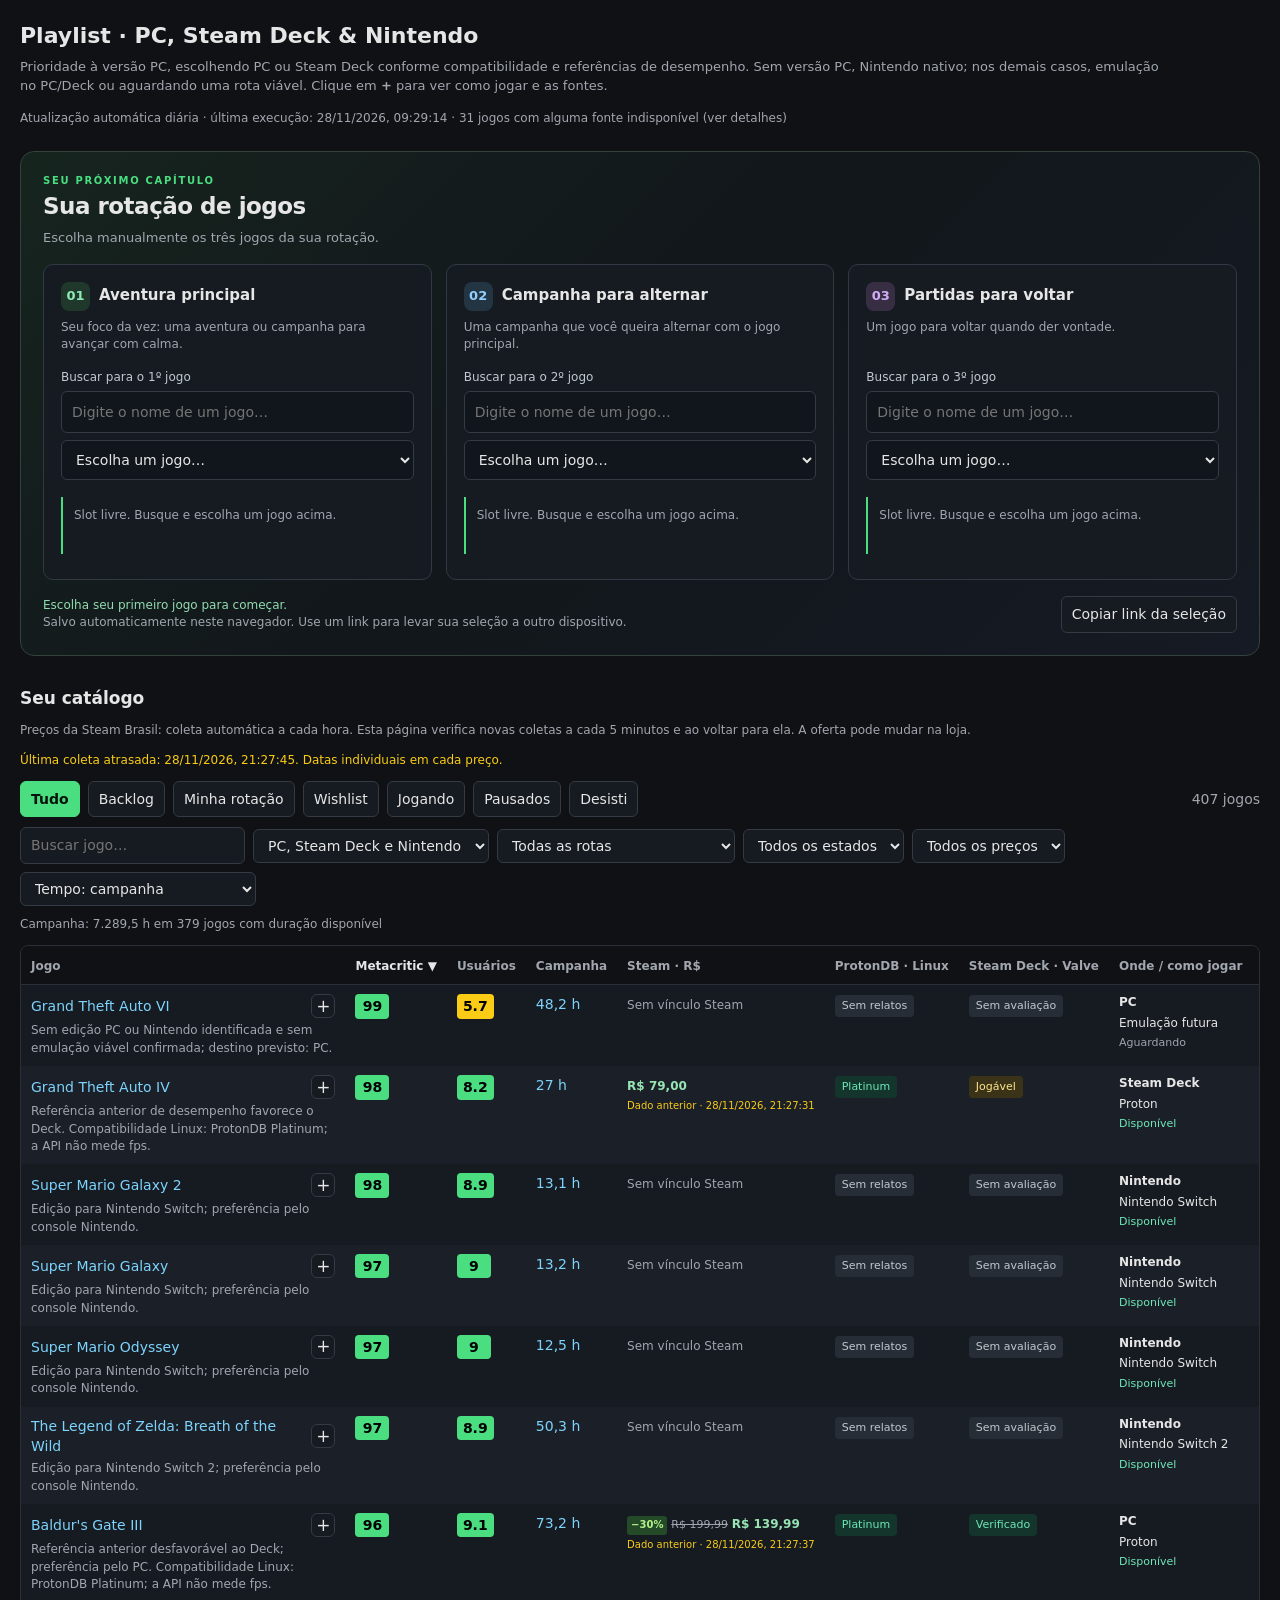
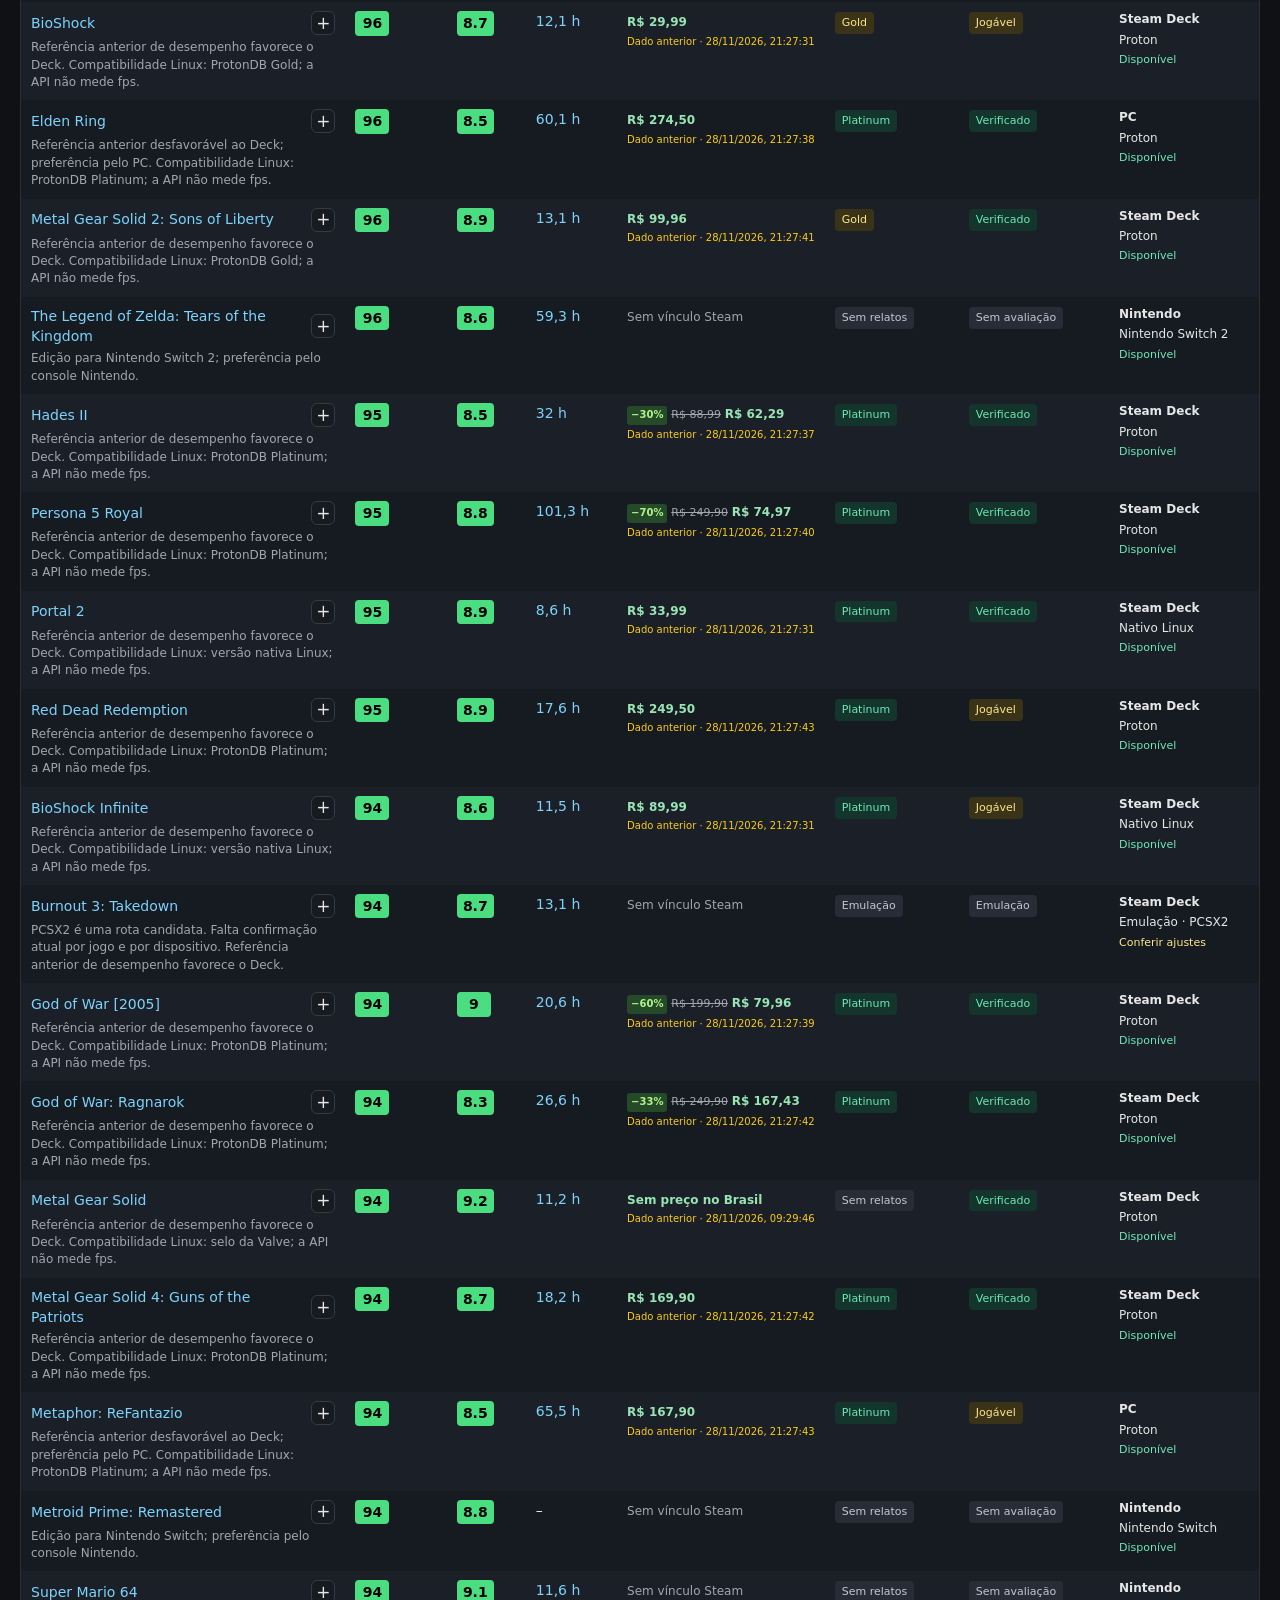
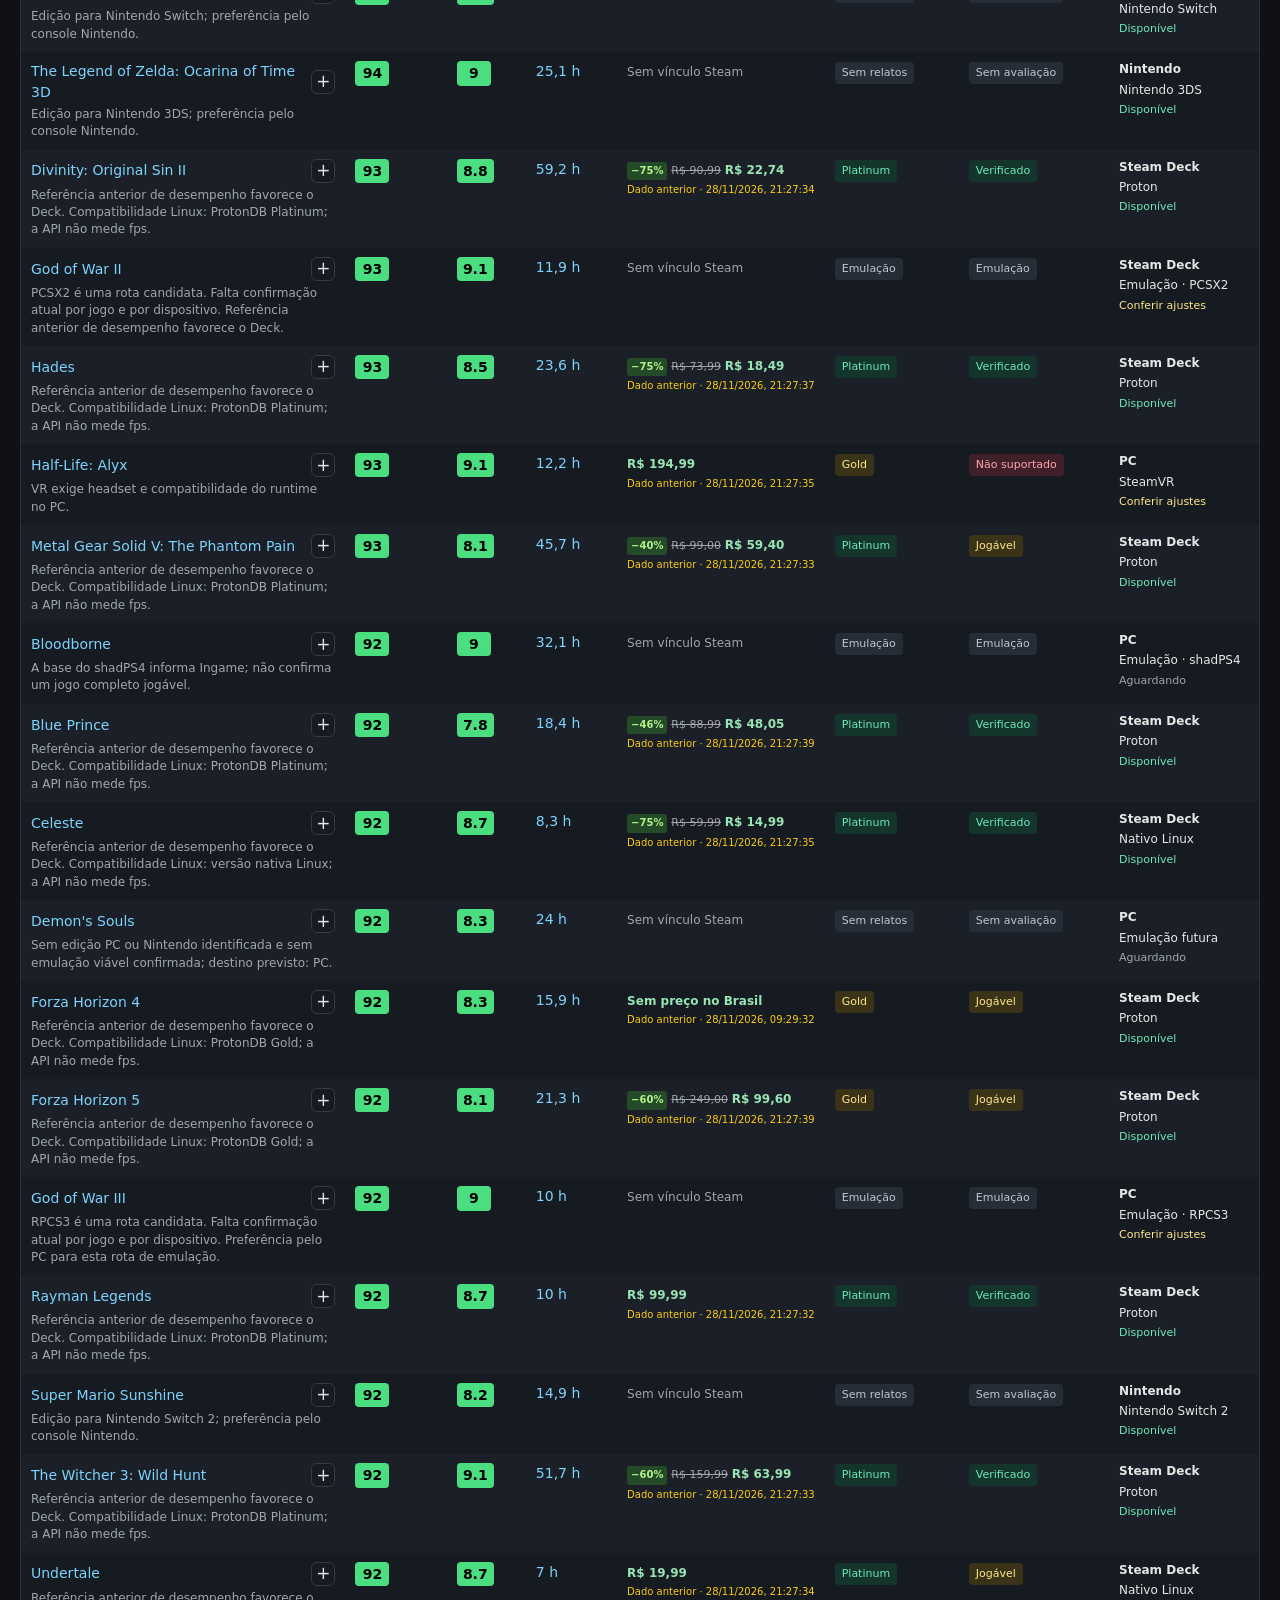
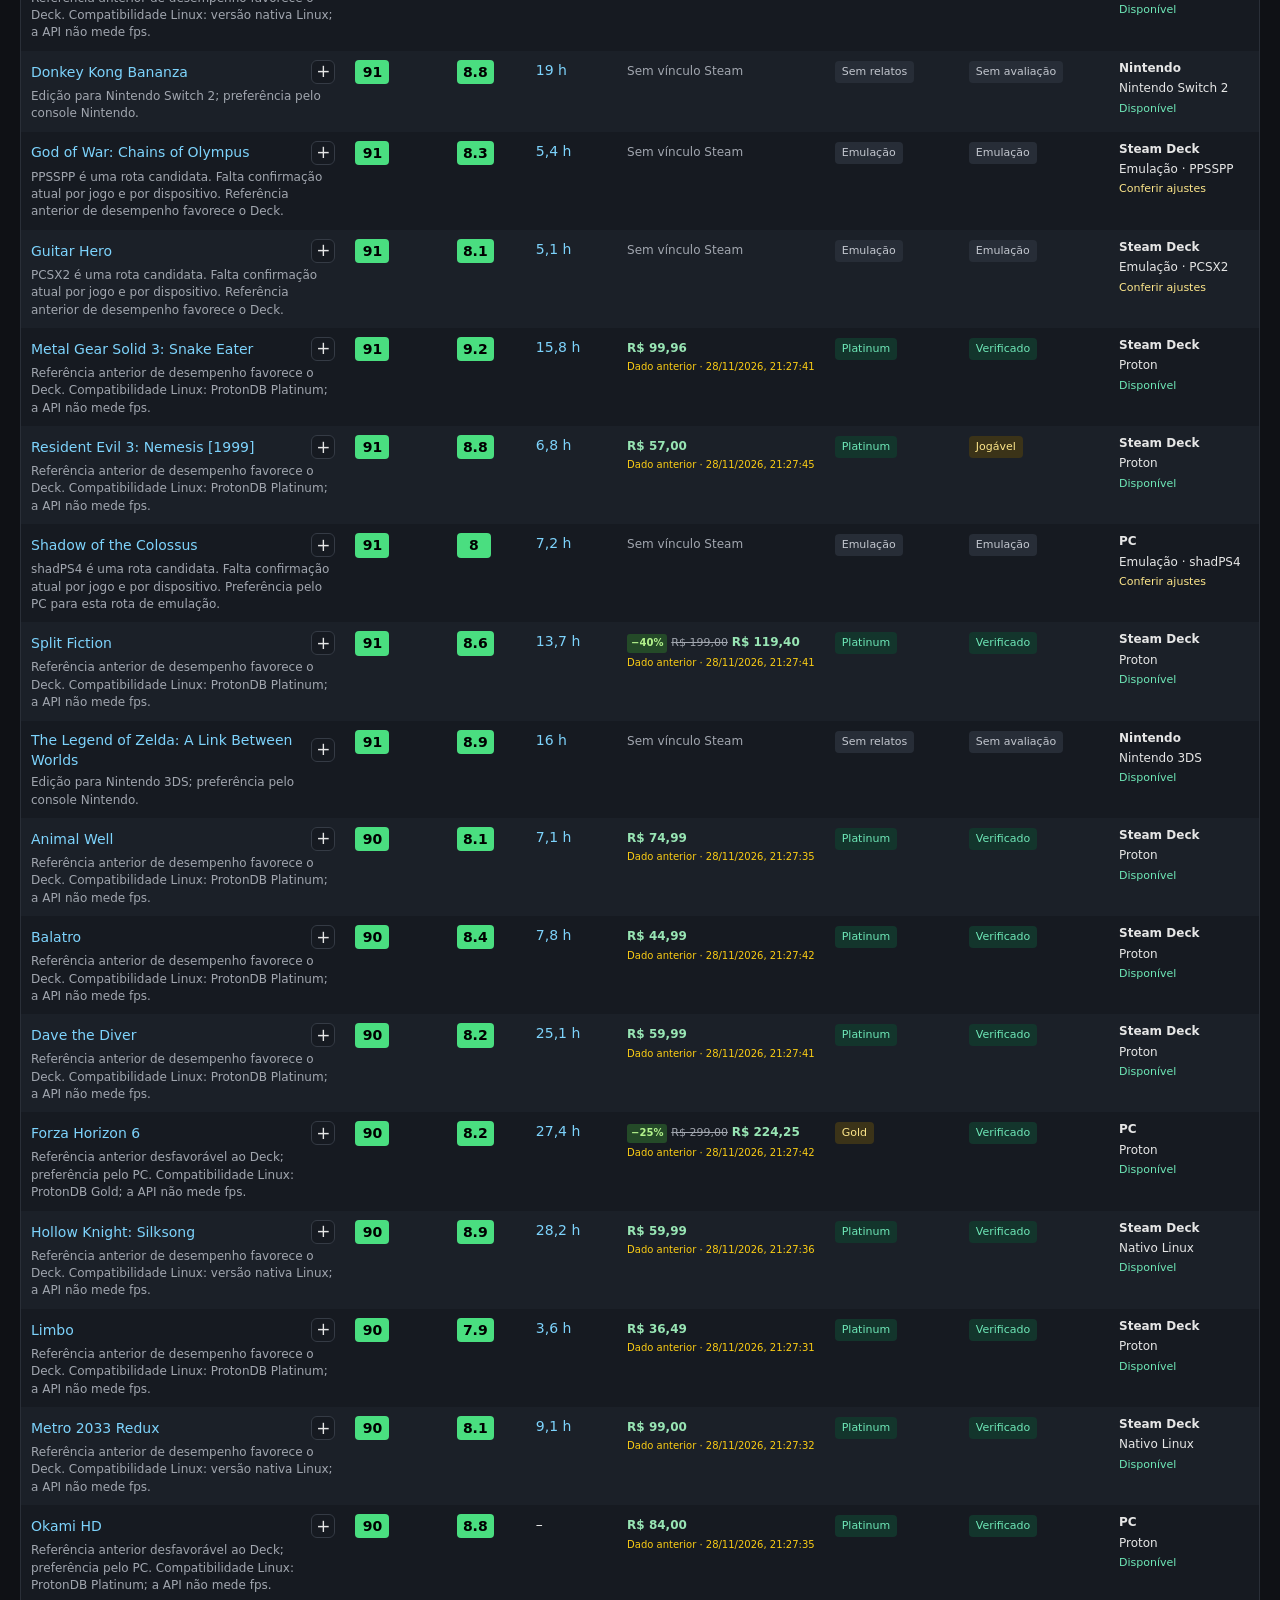
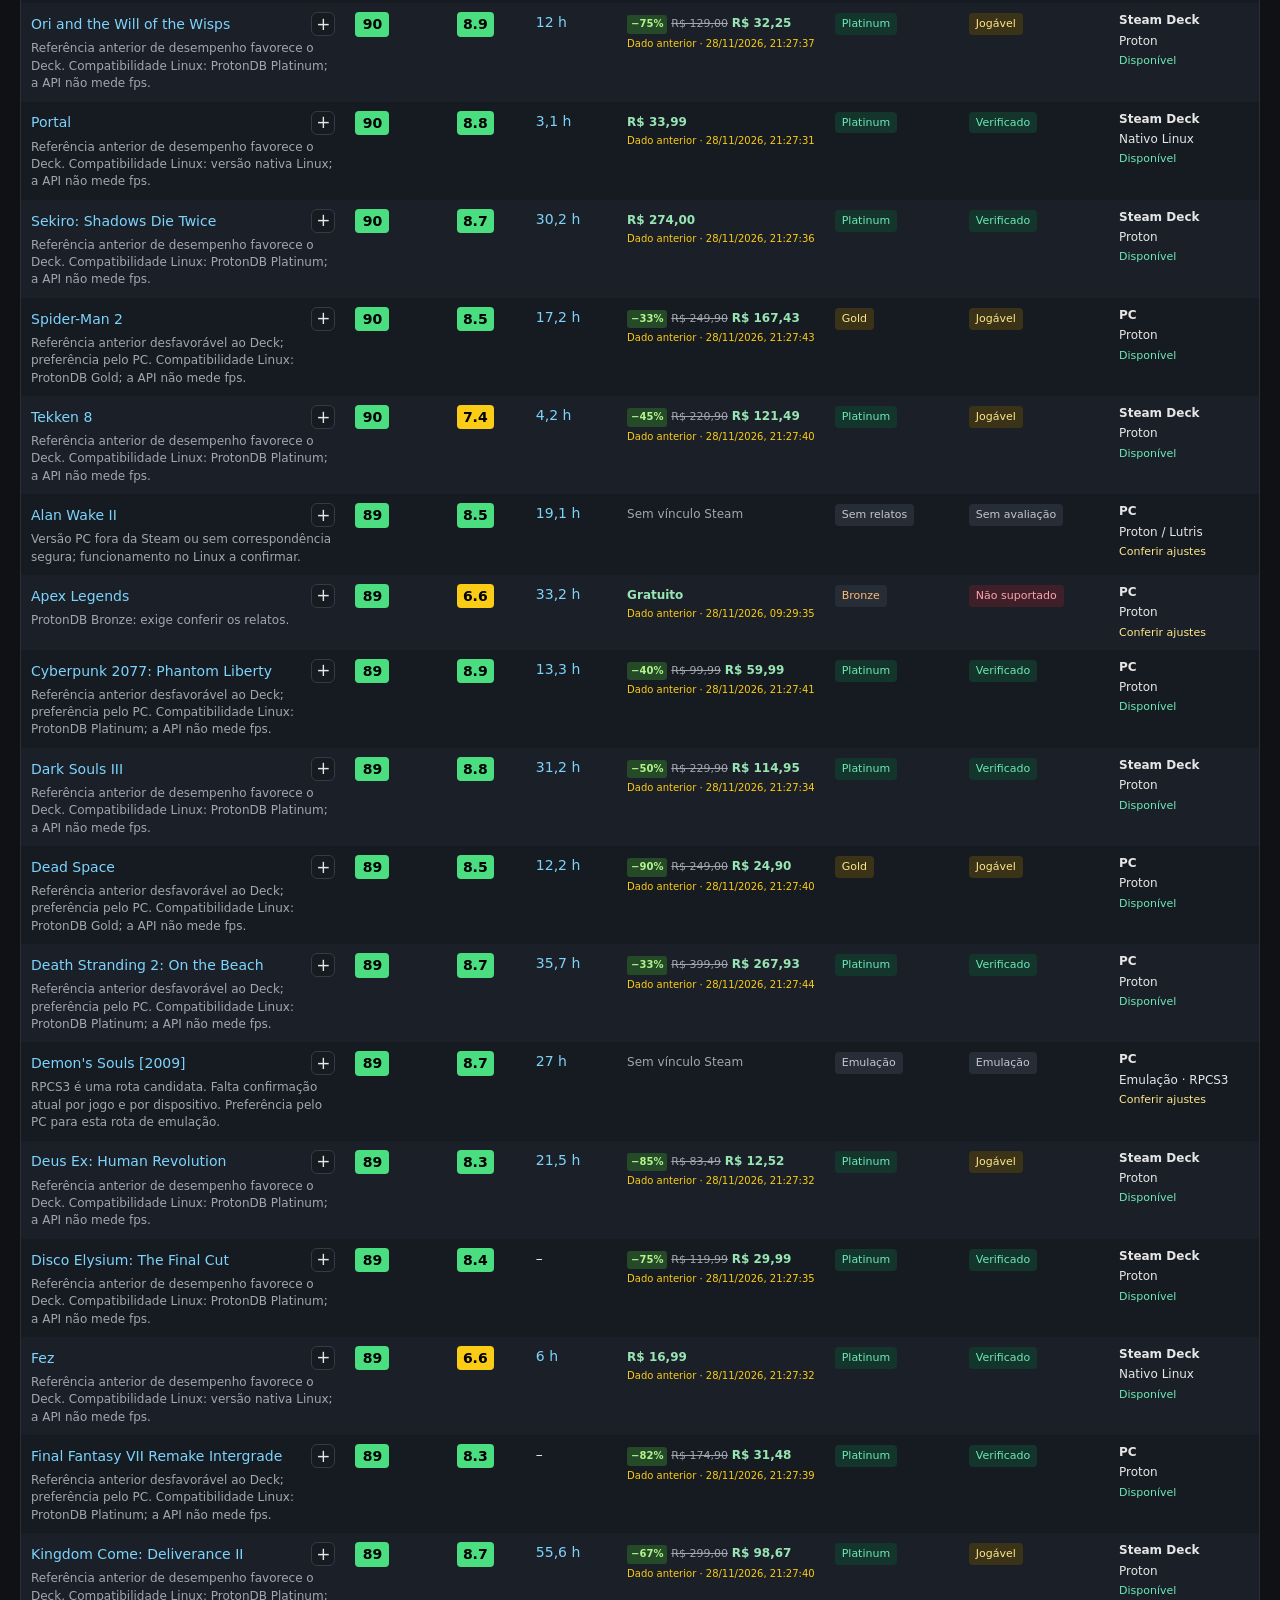
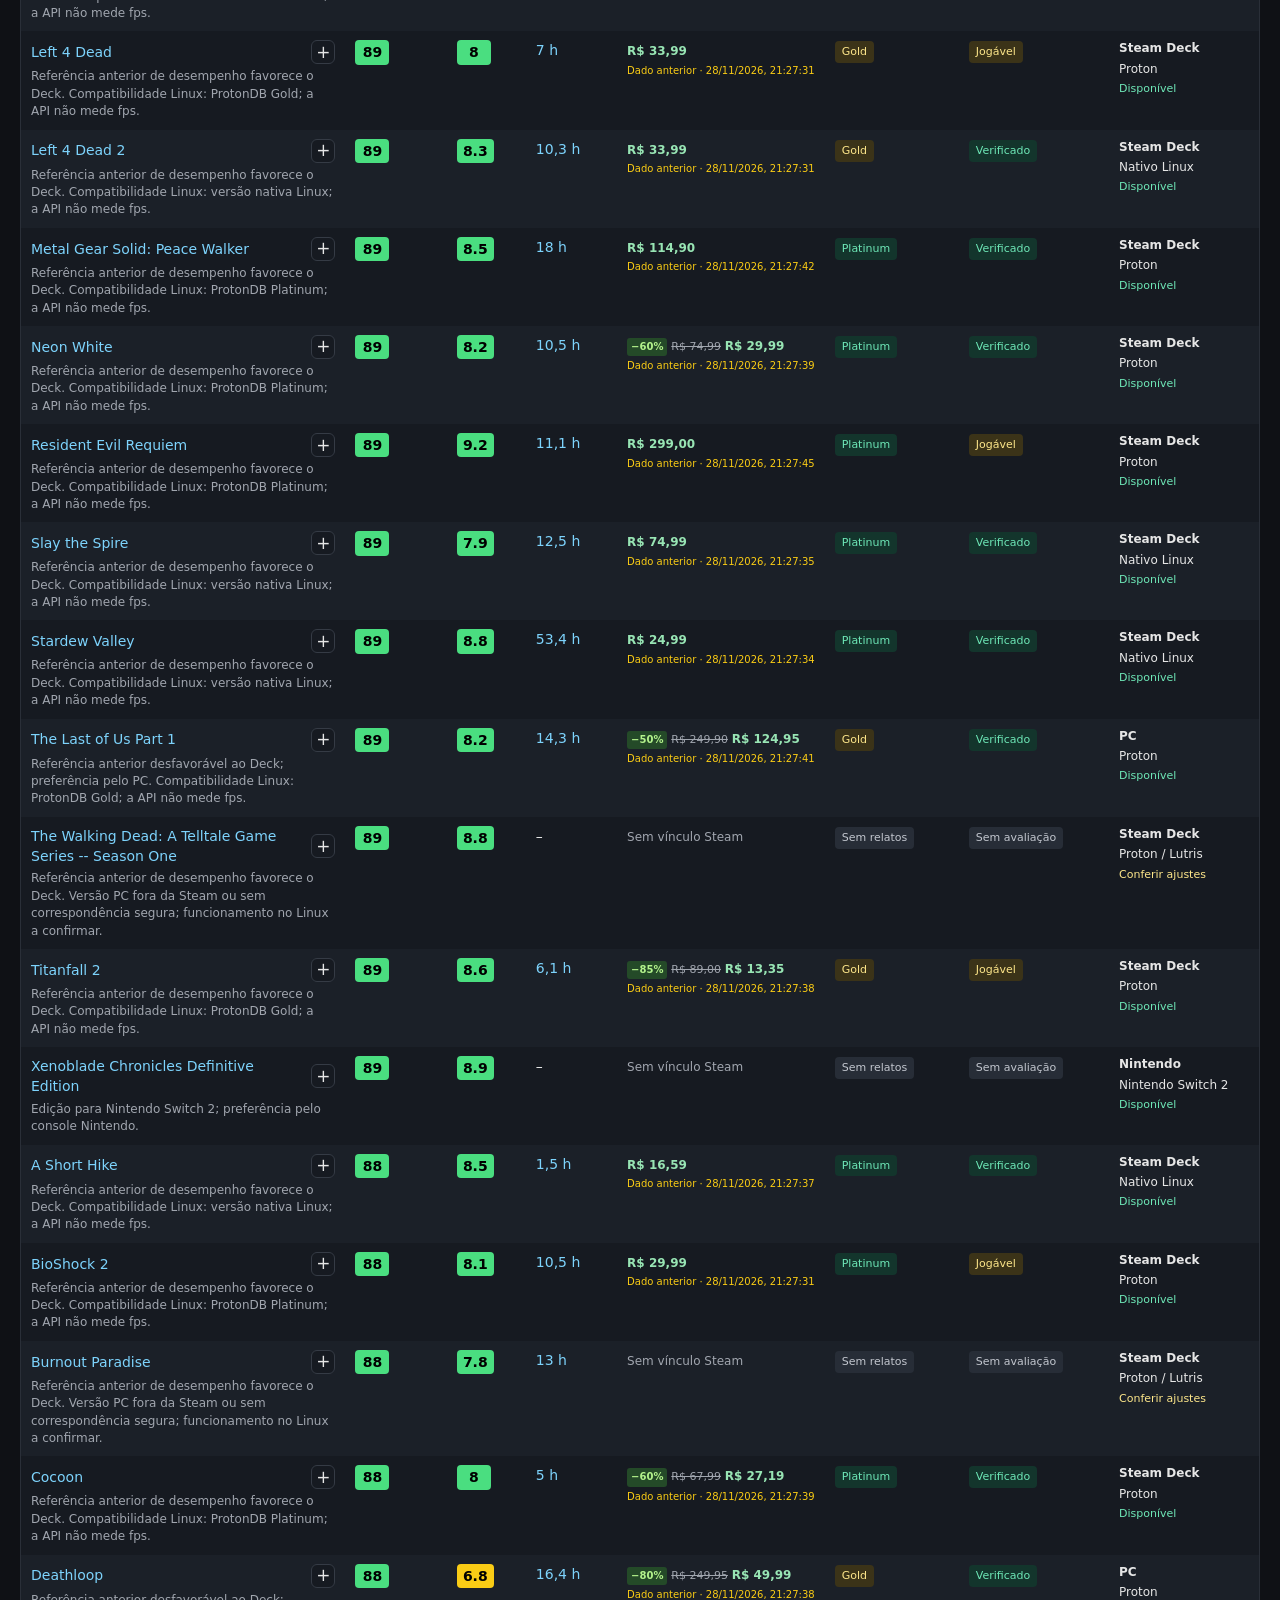
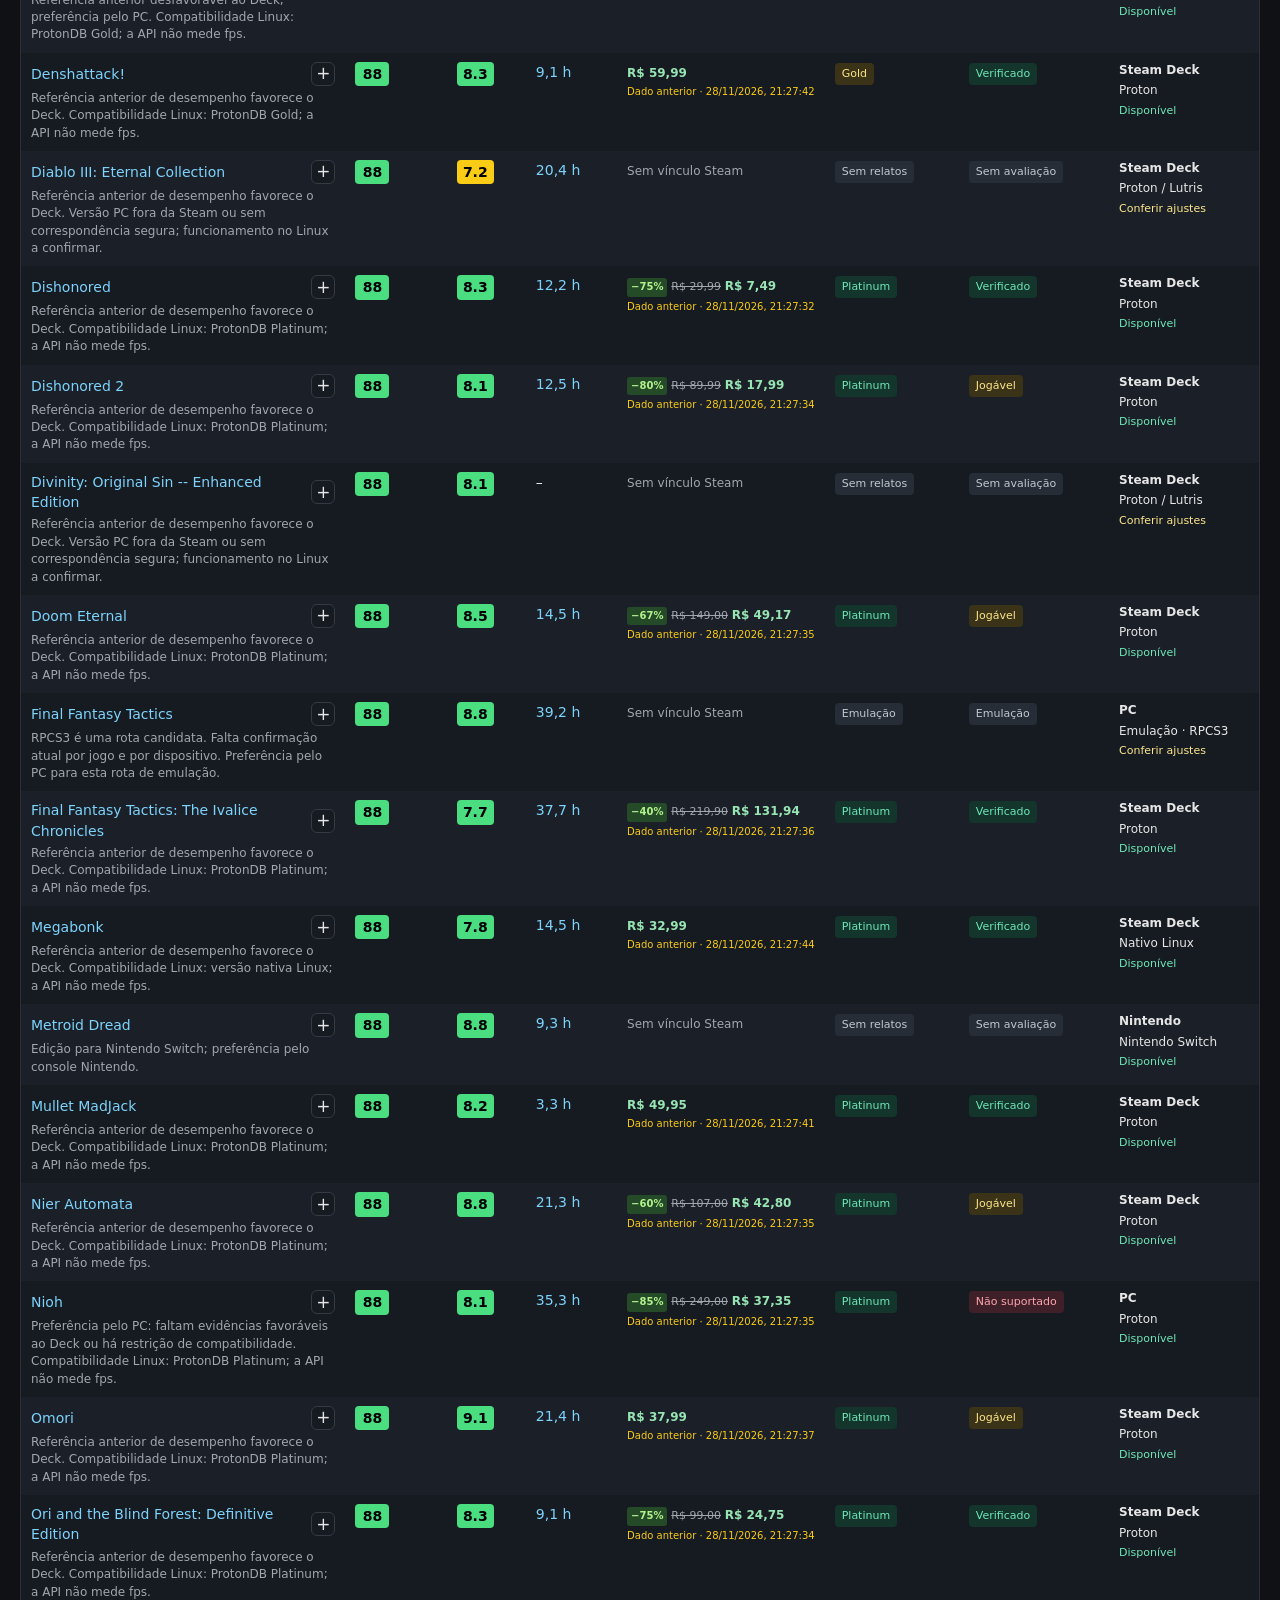
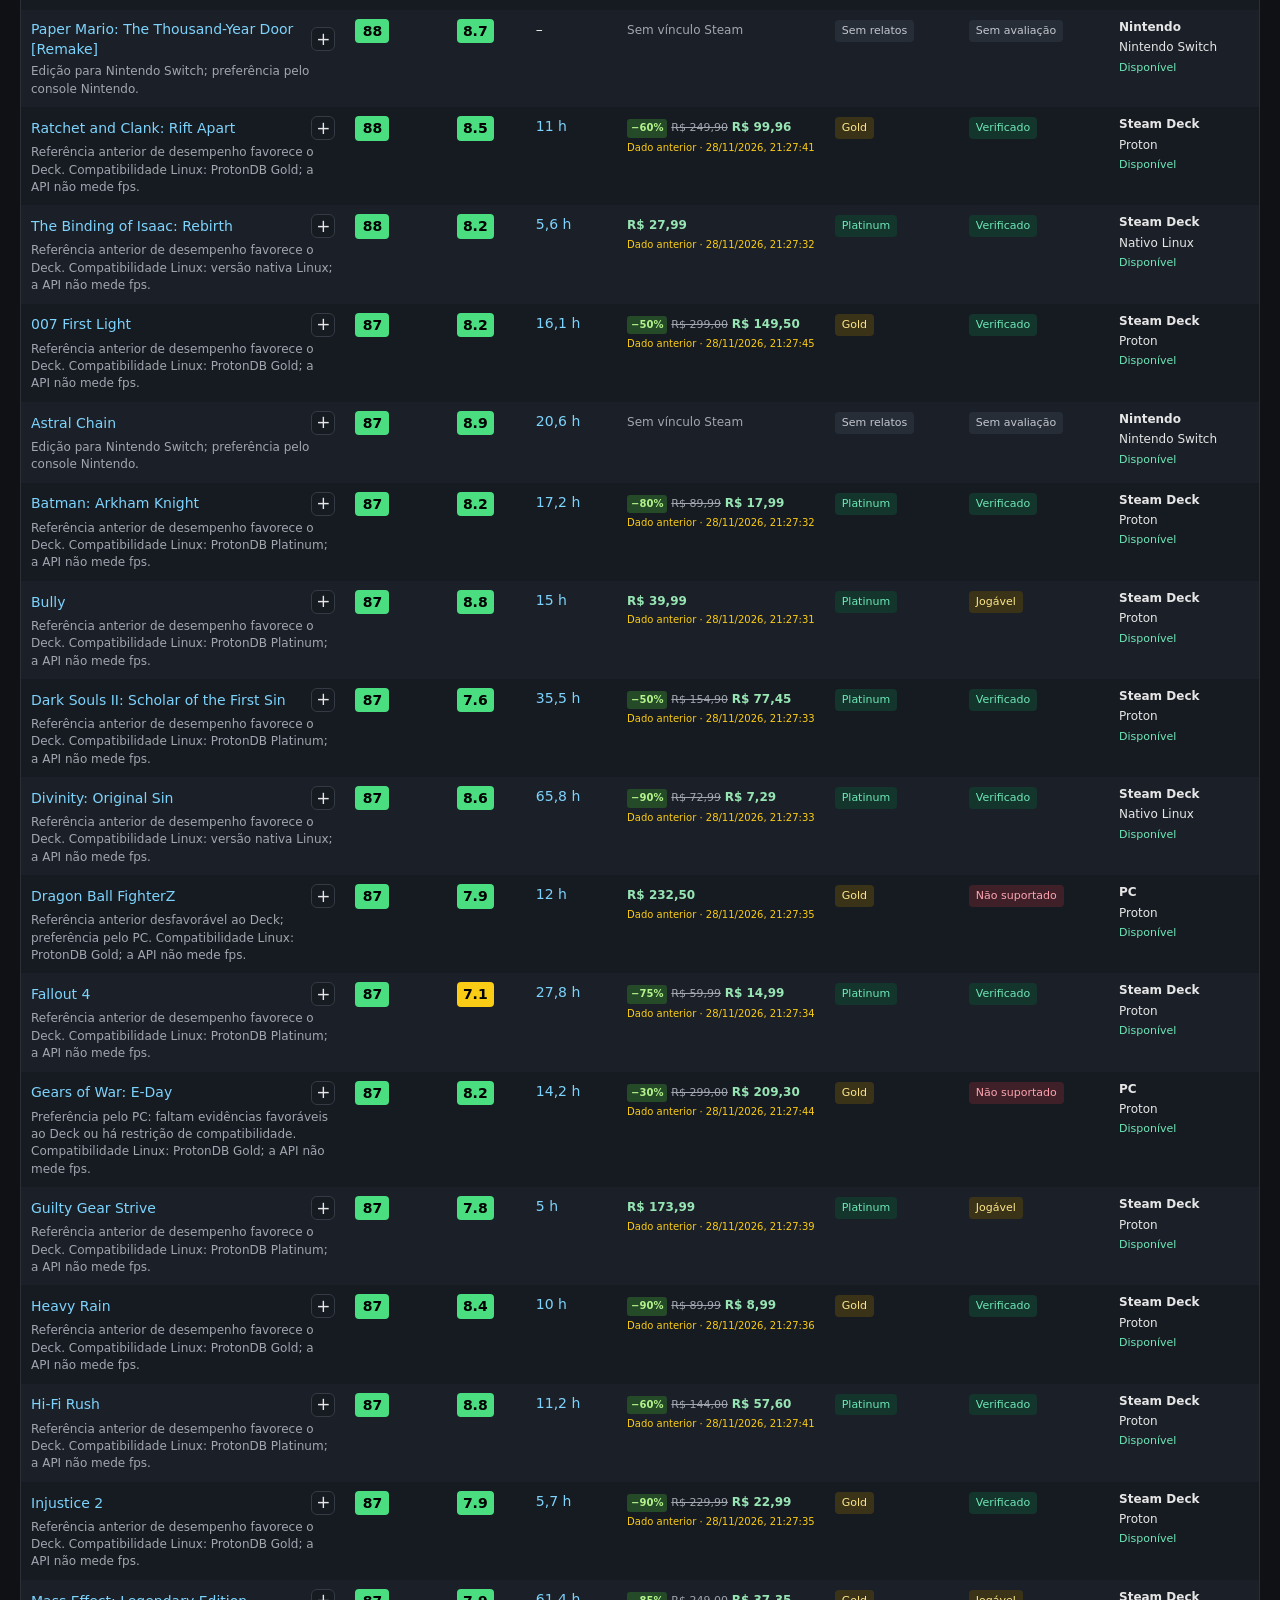
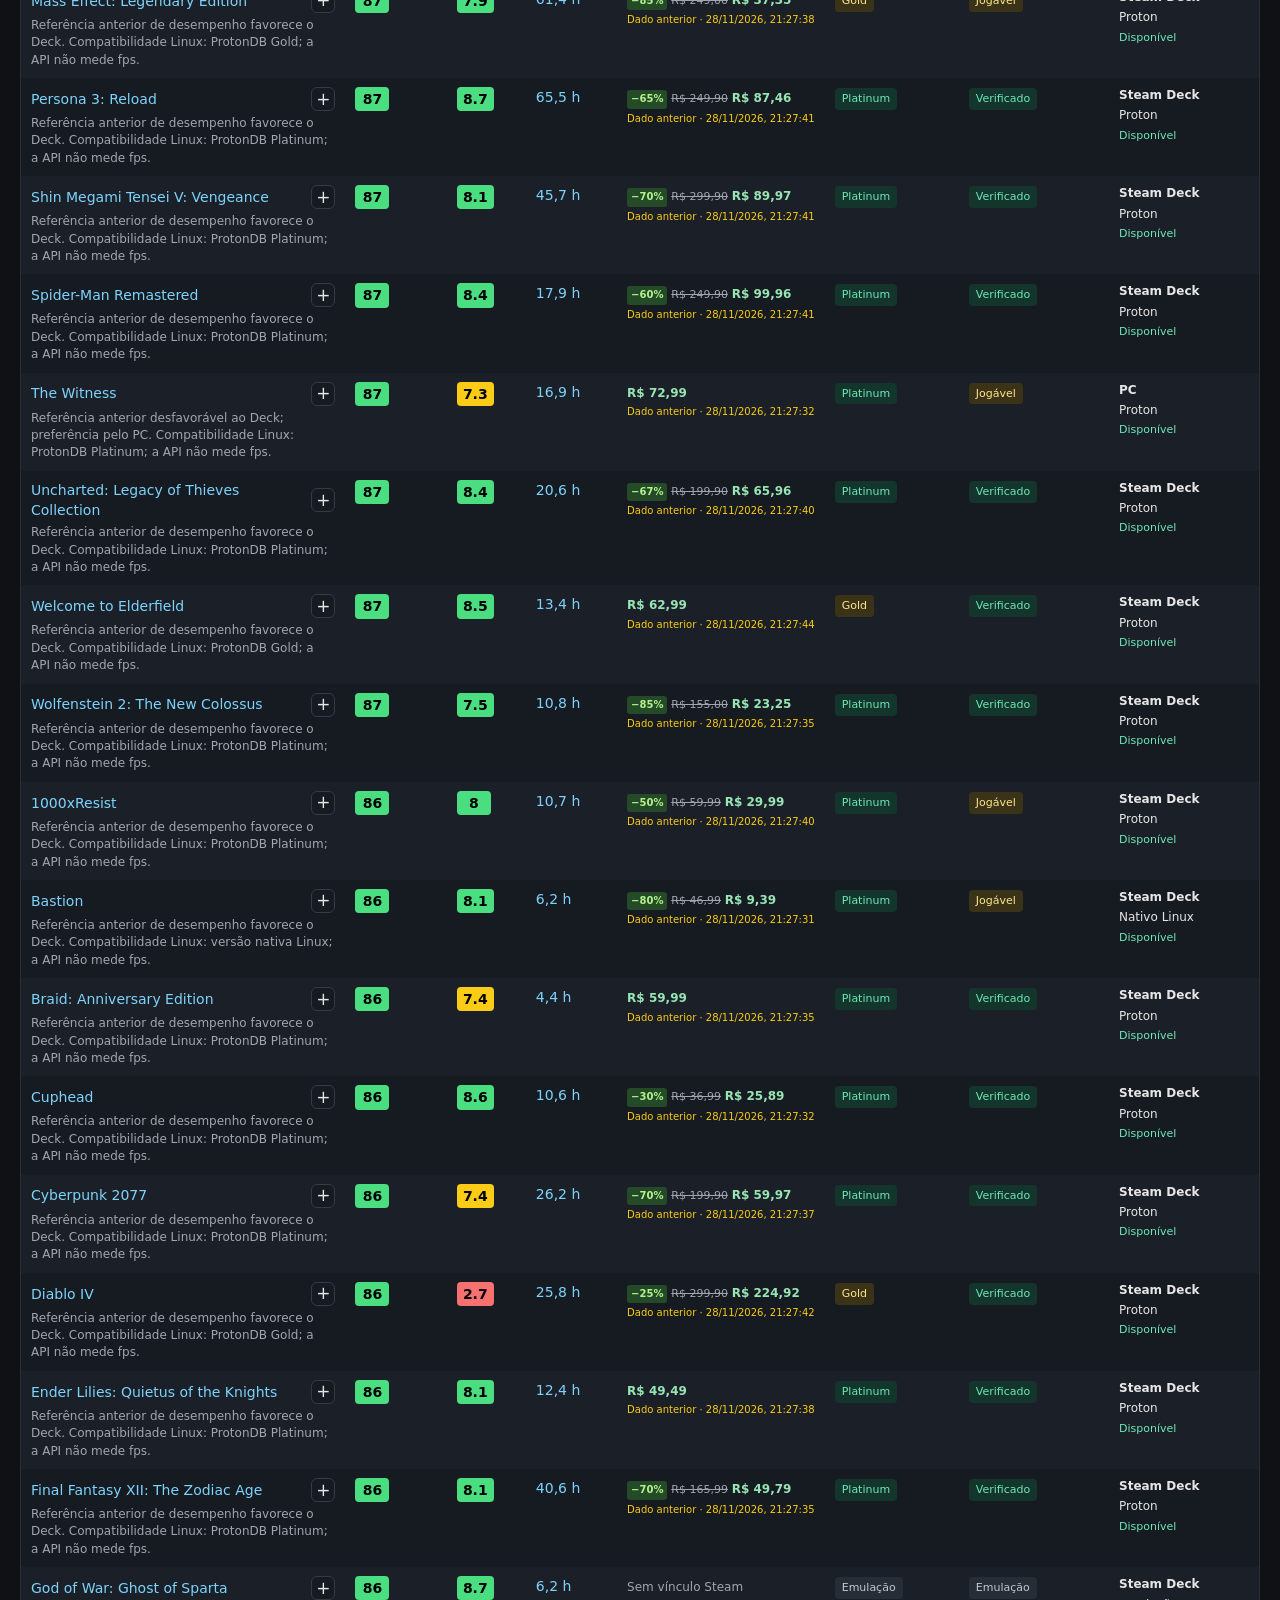
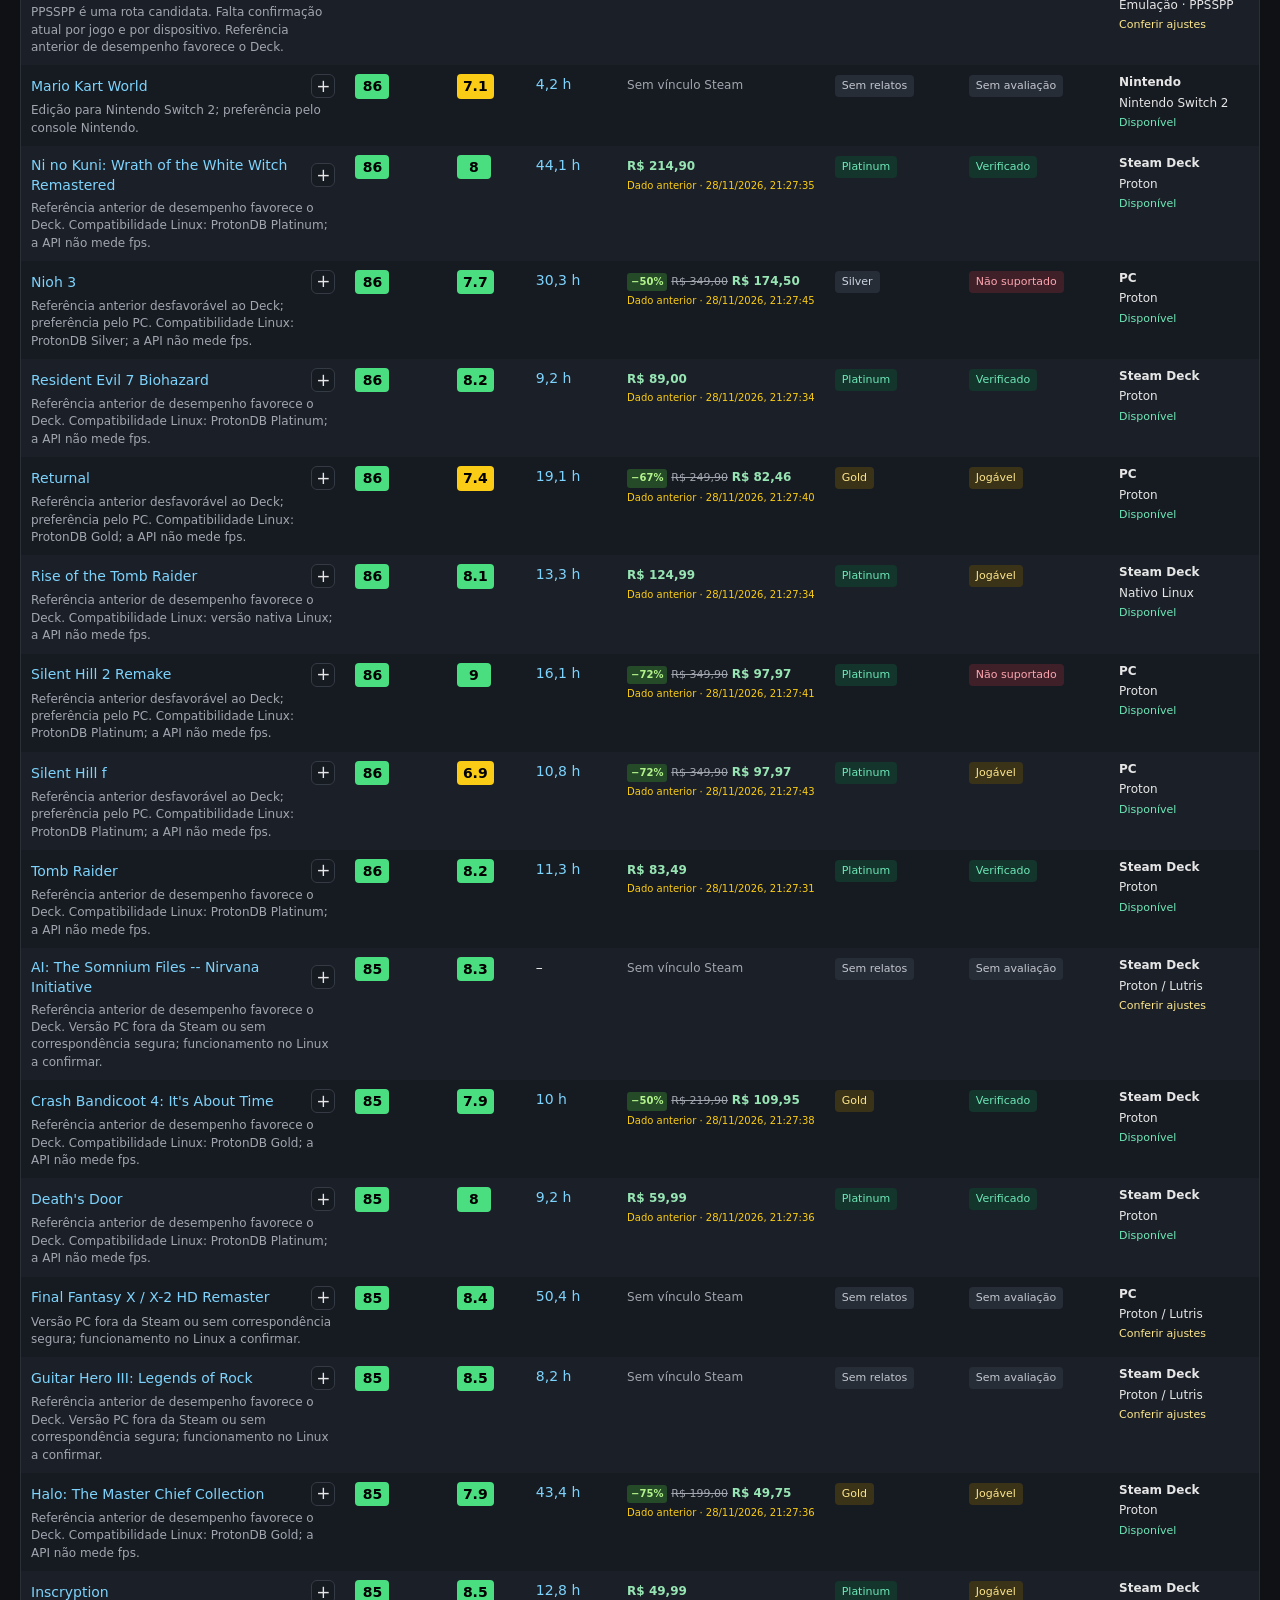
<file: index.html>
<!doctype html>
<html lang="pt-BR">
<head>
<meta charset="utf-8">
<meta name="viewport" content="width=device-width, initial-scale=1">
<title>Playlist · PC, Steam Deck & Nintendo</title>
<link rel="icon" href="data:image/svg+xml,%3Csvg xmlns='http://www.w3.org/2000/svg' viewBox='0 0 32 32'%3E%3Crect width='32' height='32' rx='7' fill='%234ade80'/%3E%3Cpath d='M11 8v16l13-8Z' fill='%230f1115'/%3E%3C/svg%3E">
<link rel="stylesheet" href="rotation.css?v=4">
<style>
  :root {color-scheme:dark; --bg:#0f1115; --fg:#e6e6e6; --muted:#a1a6af; --row:#161a21; --row2:#1b2028; --green:#4ade80; --yellow:#facc15; --red:#f87171; --link:#7dd3fc}
  * {box-sizing:border-box} body {margin:0; background:var(--bg); color:var(--fg); font:14px/1.45 -apple-system,system-ui,Segoe UI,Roboto,sans-serif; padding:20px}
  h1 {font-size:22px; margin:0 0 6px} .sub {color:var(--muted); margin:0 0 14px; max-width:1150px; font-size:13px}
  a {color:var(--link); text-decoration:none} a:hover {text-decoration:underline} button,input,select {font:inherit}
  button,input,select {background:var(--row); color:var(--fg); border:1px solid #353b45; border-radius:6px; padding:7px 10px}
  button {cursor:pointer} button:focus-visible,a:focus-visible,input:focus-visible,select:focus-visible {outline:2px solid var(--link); outline-offset:3px}
  .bar {display:flex; gap:8px; flex-wrap:wrap; align-items:center; margin-bottom:10px} .tab.on {background:var(--green); color:#06130a; border-color:var(--green); font-weight:600}
  .cnt {color:var(--muted); margin-left:auto} .summary {color:var(--muted); font-size:12px; margin:0 0 12px}
  .table-wrap {overflow-x:auto; border:1px solid #2a2f38; border-radius:8px} table {width:100%; border-collapse:collapse}
  th,td {text-align:left; padding:9px 10px; vertical-align:top} th {white-space:nowrap; color:var(--muted); background:var(--bg); border-bottom:1px solid #2a2f38}
  th button {border:0; background:transparent; color:inherit; padding:0; font-size:12px; font-weight:600} th.on {color:var(--fg)}
  th[aria-sort="descending"] button::after {content:' ▼'} th[aria-sort="ascending"] button::after {content:' ▲'}
  tbody tr:nth-child(odd) {background:var(--row)} tbody tr:nth-child(even) {background:var(--row2)} tbody tr {cursor:pointer}
  .name {min-width:260px; width:45%; overflow-wrap:anywhere} .title-row {display:flex; align-items:center; gap:8px} .title-row>a {font-weight:500}
  .expand {padding:0; min-width:24px; height:24px; margin-left:auto; flex-shrink:0; font-size:17px; line-height:1}
  .why {display:block; color:var(--muted); font-size:12px; margin-top:4px; max-width:650px}
  .score {display:inline-block; min-width:34px; text-align:center; padding:2px 6px; border-radius:4px; font-weight:700; color:#000}
  .green {background:var(--green)} .yellow {background:var(--yellow)} .red {background:var(--red)} .score.muted {background:#2a2f38; color:var(--muted)}
  .pill {display:inline-block; padding:3px 7px; border-radius:4px; font-size:11px; white-space:nowrap; background:#272d37; color:#c2c6ce}
  .platinum,.deck-3 {color:#6ee7b7; background:#13352c} .gold,.deck-2 {color:#fde68a; background:#3b3318} .silver {color:#cbd5e1} .bronze {color:#fdba74} .borked,.deck-1 {color:#fda4af; background:#3f2029}
  .route {min-width:150px; font-size:12px} .route>span {display:block; margin-top:3px} .status {font-size:11px; color:var(--muted)} .status.ready {color:#6ee7b7} .status.check {color:#fde68a} .status.fallback {color:#fdba74}
  .time {white-space:nowrap; font-variant-numeric:tabular-nums} .muted {color:var(--muted)} .old,.warning {color:var(--yellow)} .old {margin-left:3px}
  .details {margin-top:10px; padding:10px 12px; background:var(--bg); border-radius:6px; font-size:12px; cursor:auto} .details p {margin:0 0 8px} .details p:last-child {margin:0}
  .sources {margin:8px 0; padding-left:18px} .sources li {margin:4px 0} .empty {padding:28px; text-align:center; color:var(--muted)}
  [hidden] {display:none!important}
  @media(max-width:650px) {body {padding:12px} h1 {font-size:19px} .sub {font-size:12px} #q {width:100%} th,td {padding:8px} .name {min-width:225px} .table-wrap {border-radius:6px} .bar select {flex:1; min-width:140px} .cnt {margin-left:0}}
</style>
</head>
<body>
<h1>Playlist · PC, Steam Deck & Nintendo</h1>
<p class="sub">Prioridade à versão PC, escolhendo PC ou Steam Deck conforme compatibilidade e referências de desempenho. Sem versão PC, Nintendo nativo; nos demais casos, emulação no PC/Deck ou aguardando uma rota viável. Clique em <b>+</b> para ver como jogar e as fontes.</p>
<p class="summary">Atualização automática diária · última execução: <span id="gen"></span><span id="freshness"></span></p>
<section id="rotation" class="rotation" aria-labelledby="rotation-title">
  <div class="rotation-heading"><div><p class="eyebrow">Seu próximo capítulo</p><h2 id="rotation-title">Sua rotação de jogos</h2><p>Escolha manualmente os três jogos da sua rotação.</p></div></div>
  <div id="share-import" class="share-import" hidden></div>
  <div id="rotation-cards" class="rotation-grid"></div>
  <div class="rotation-footer"><div><p id="rotation-save" class="rotation-save" role="status" aria-live="polite"></p><p>Salvo automaticamente neste navegador. Use um link para levar sua seleção a outro dispositivo.</p></div><button id="rotation-share" type="button">Copiar link da seleção</button></div>
  <div id="share-result" class="share-result" hidden><label for="share-link" id="share-label">Link da seleção</label><input id="share-link" readonly></div>
</section>
<h2 class="catalog-title">Seu catálogo</h2>
<p class="summary">Preços da Steam Brasil: coleta automática a cada hora. Esta página verifica novas coletas a cada 5 minutos e ao voltar para ela. A oferta pode mudar na loja.</p>
<p class="summary" id="price-update" role="status" aria-live="polite">Verificando a última coleta de preços…</p>
<div class="bar" aria-label="Listas">
  <button class="tab on" data-list="*">Tudo</button><button class="tab" data-list="B">Backlog</button>
  <button class="tab" data-list="R">Minha rotação</button><button class="tab" data-list="W">Wishlist</button><button class="tab" data-list="P">Jogando</button>
  <button class="tab" data-list="Z">Pausados</button><button class="tab" data-list="Q">Desisti</button>
  <span class="cnt" id="cnt" aria-live="polite"></span>
</div>
<div class="bar" aria-label="Filtros">
  <input id="q" type="search" placeholder="Buscar jogo…" aria-label="Buscar jogo" size="24">
  <select id="device" aria-label="Onde jogar"><option value="">PC, Steam Deck e Nintendo</option></select>
  <select id="method" aria-label="Como jogar"><option value="">Todas as rotas</option><option value="console">Console Nintendo</option><option value="native">Nativo Linux</option><option value="proton">Proton / Lutris</option><option value="emulation">Emulação</option><option value="windows">Windows</option><option value="vr">SteamVR</option><option value="waiting">Aguardando disponibilidade</option></select>
  <select id="status" aria-label="Disponibilidade"><option value="">Todos os estados</option><option value="ready">Disponível</option><option value="check">Conferir ajustes</option><option value="fallback">Requer Windows</option><option value="waiting">Aguardando</option></select>
  <select id="price-filter" aria-label="Preço Steam"><option value="">Todos os preços</option><option value="sale">Em promoção</option><option value="free">Gratuitos</option><option value="paid">Pagos</option></select>
  <select id="time-mode" aria-label="Tipo de duração"><option value="main">Tempo: campanha</option><option value="extras">Tempo: campanha + extras</option><option value="complete">Tempo: 100%</option></select>
</div>
<p id="total" class="summary" aria-live="polite"></p>
<div class="mobile-sort"><label for="sort-key">Ordenar por</label><select id="sort-key"><option value="name">Jogo</option><option value="critic" selected>Metacritic</option><option value="user">Usuários</option><option value="time">Duração</option><option value="price">Preço Steam</option><option value="proton">ProtonDB</option><option value="deck">Steam Deck</option><option value="device">Onde jogar</option></select><button type="button" id="sort-direction">Maior primeiro ↓</button></div>
<div class="table-wrap"><table>
  <thead><tr>
    <th data-k="name" scope="col"><button>Jogo</button></th>
    <th data-k="critic" scope="col" aria-sort="descending"><button>Metacritic</button></th>
    <th data-k="user" scope="col"><button>Usuários</button></th>
    <th data-k="time" scope="col"><button id="time-label">Campanha</button></th>
    <th data-k="price" scope="col"><button>Steam · R$</button></th>
    <th data-k="proton" scope="col"><button>ProtonDB · Linux</button></th>
    <th data-k="deck" scope="col"><button>Steam Deck · Valve</button></th>
    <th data-k="device" scope="col"><button>Onde / como jogar</button></th>
  </tr></thead><tbody id="tb"></tbody>
</table></div>
<noscript>Ative o JavaScript para consultar e filtrar sua lista.</noscript>
<script src="data.js?v=800ac8887f9d"></script>
<script src="prices.js?v=2"></script>
<script src="rotation.js?v=3"></script>
<script src="app.js?v=6"></script>
<script src="rotation-ui.js?v=4"></script>
<script src="price-refresh.js?v=1"></script>
</body>
</html>
</file>
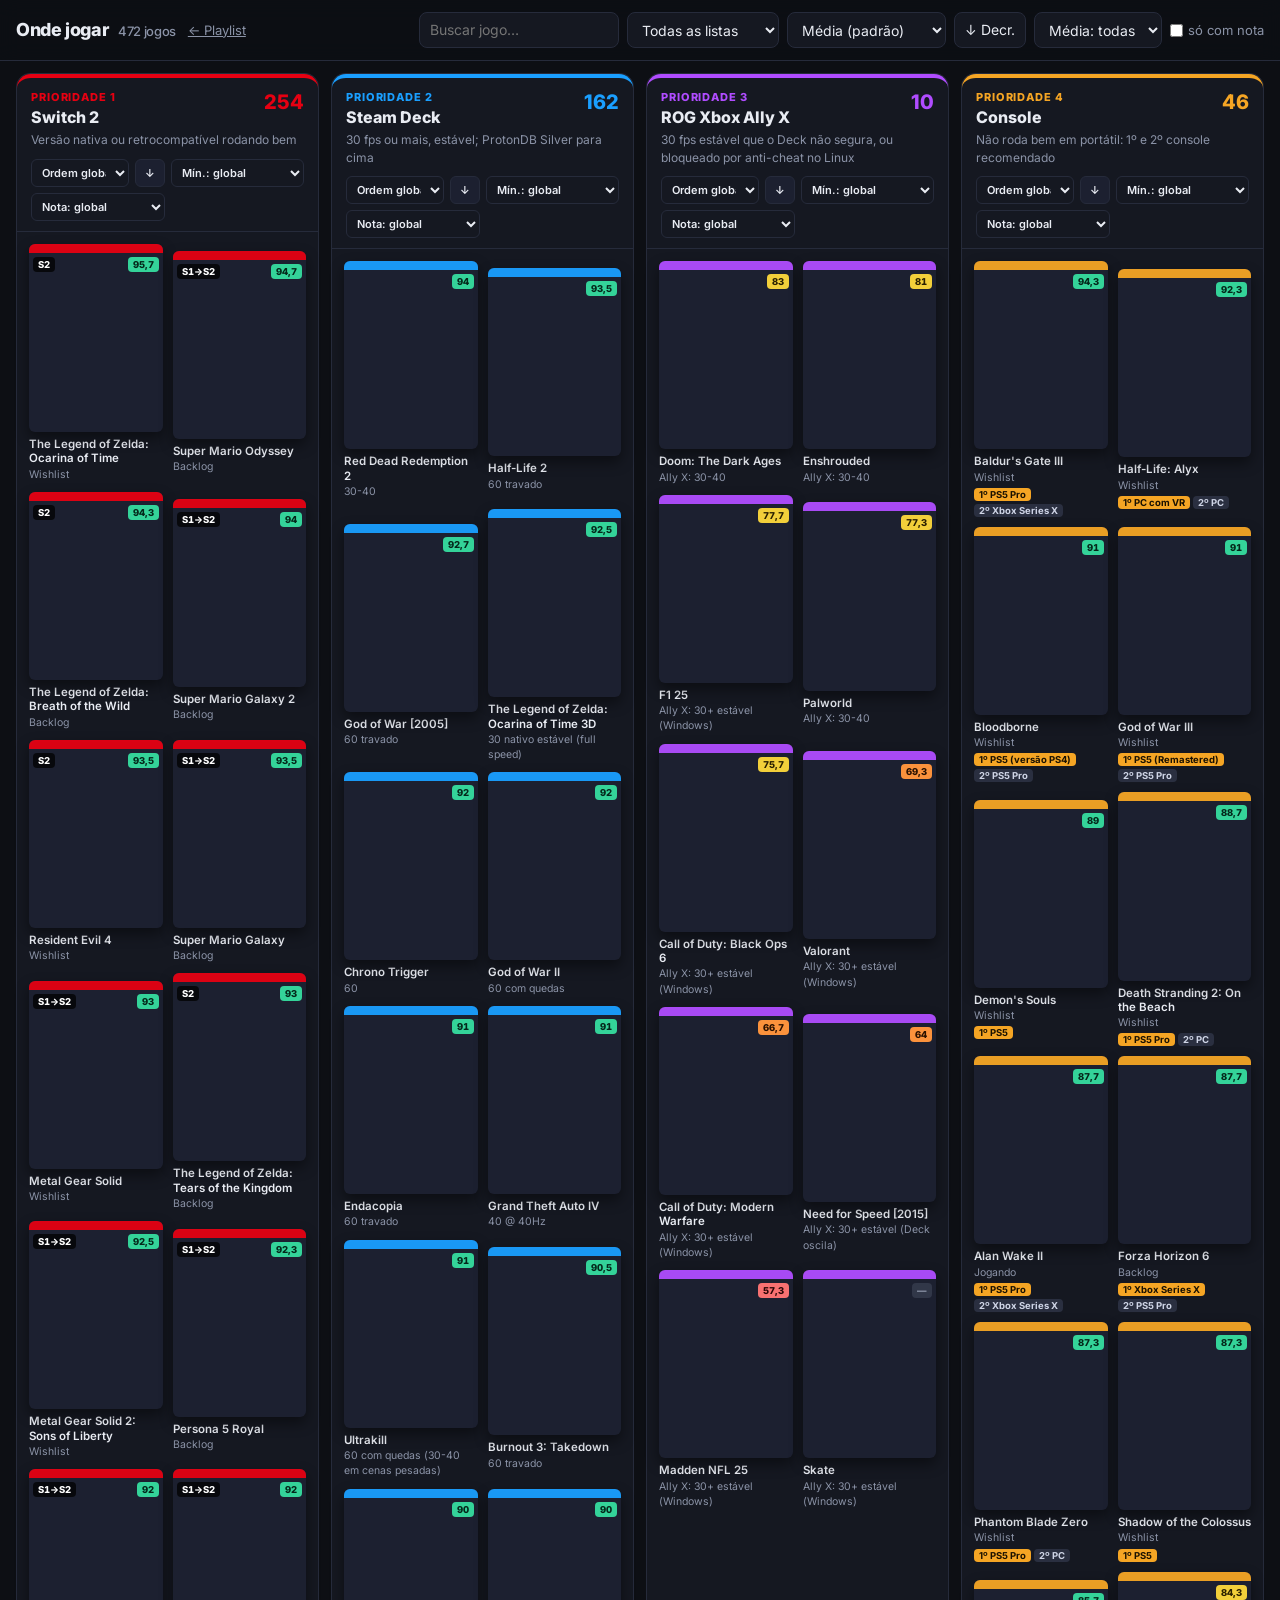
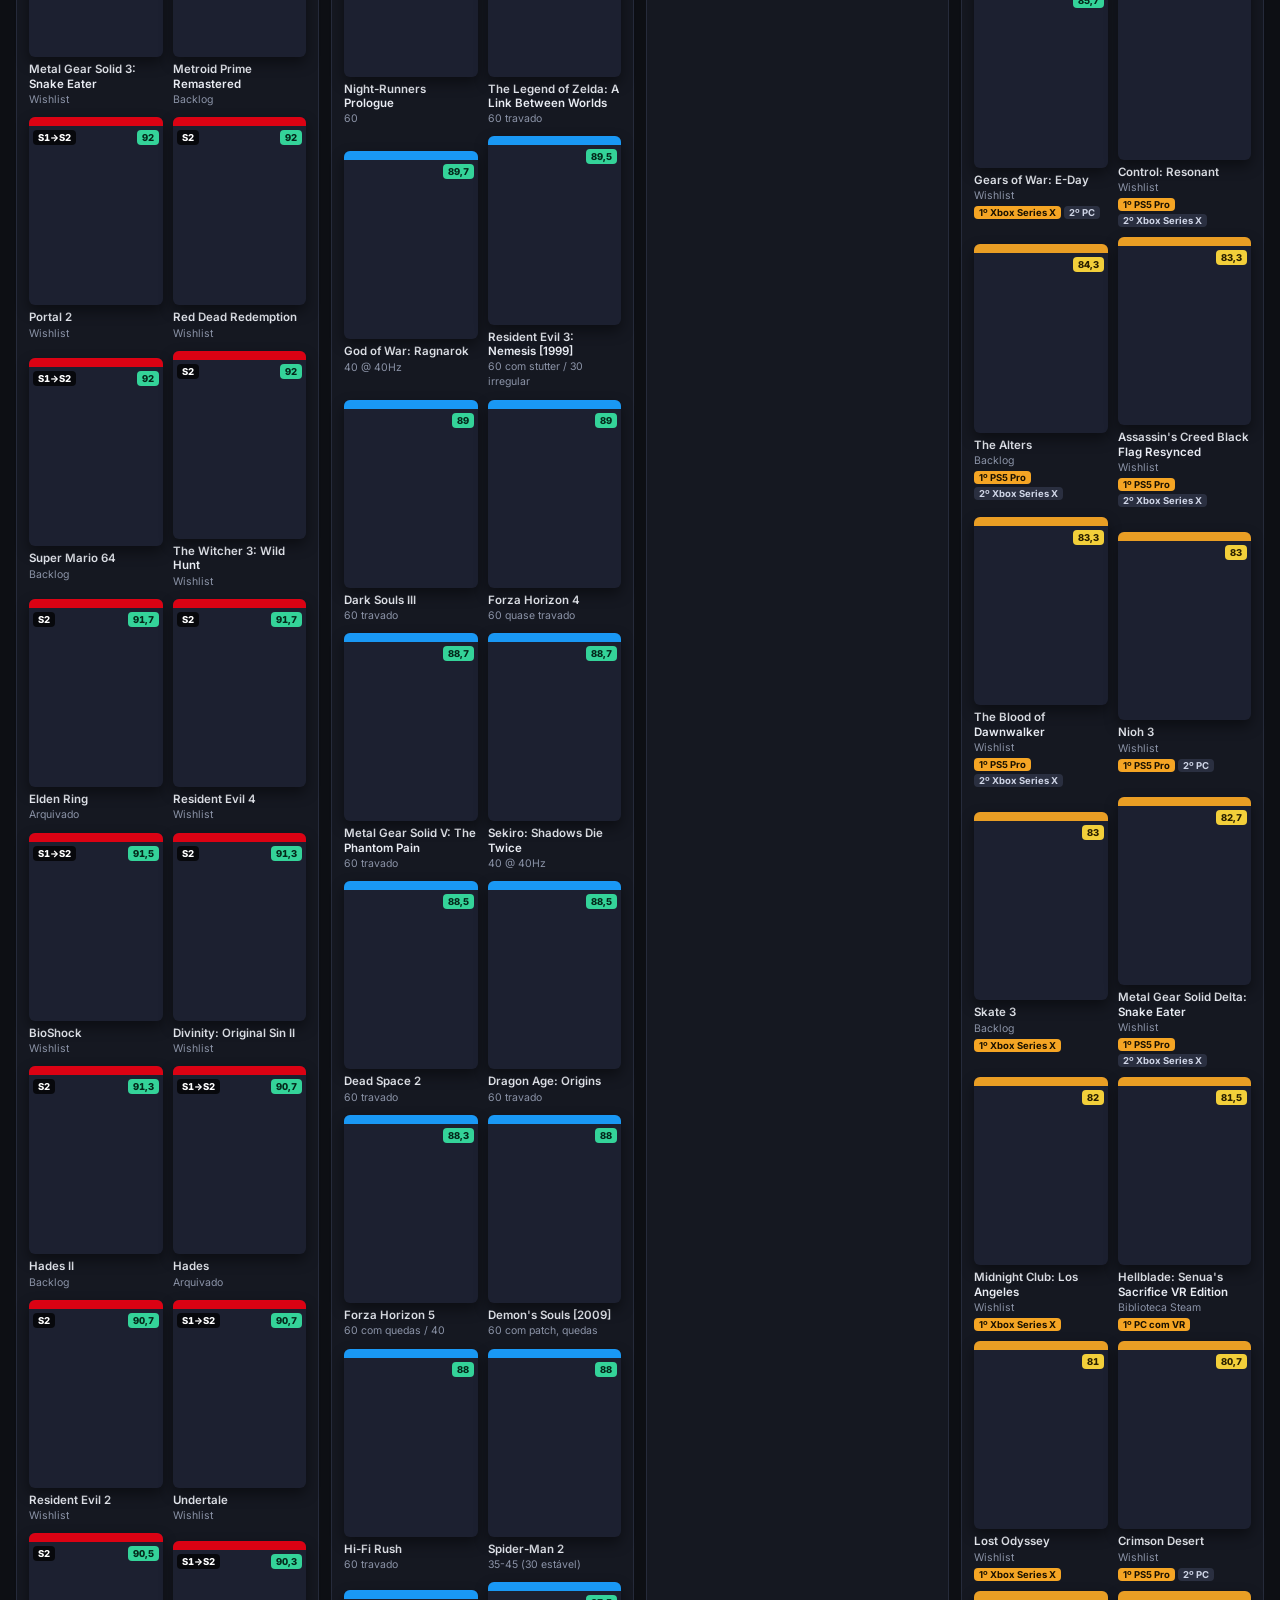
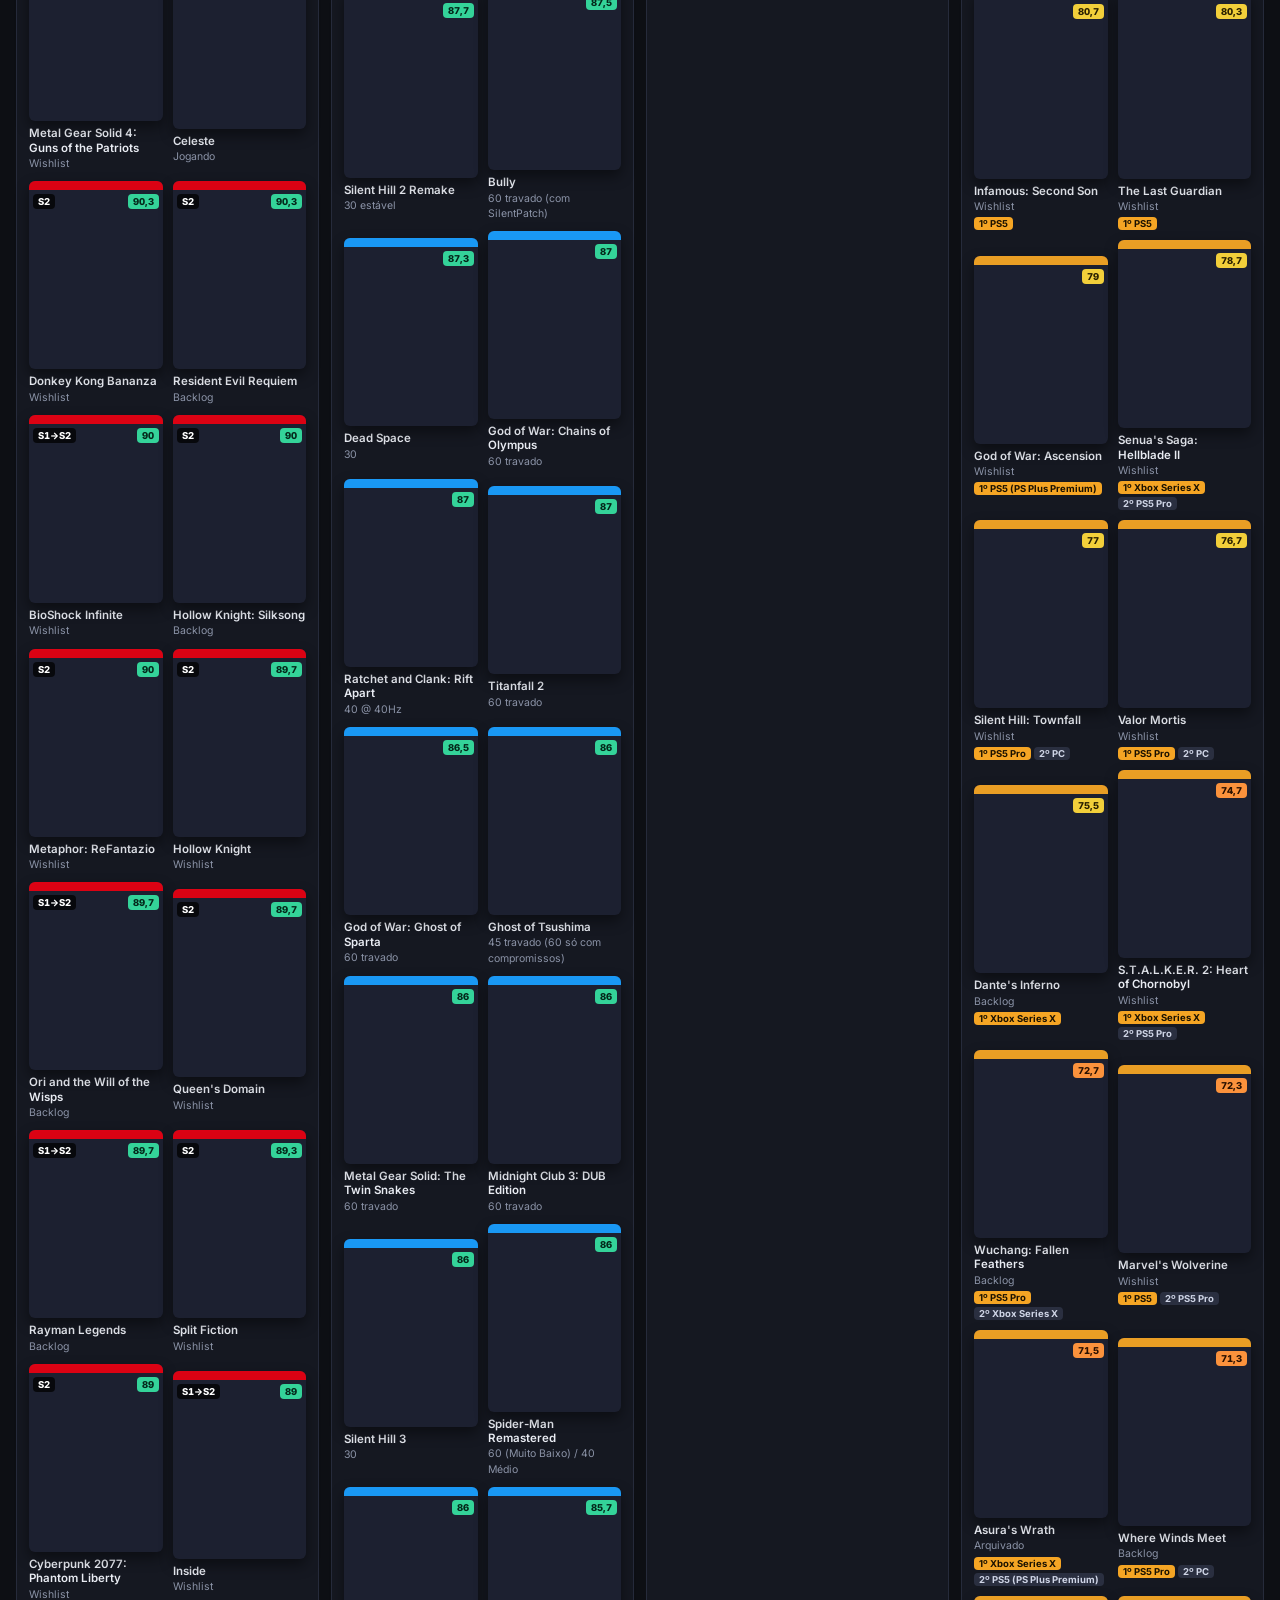
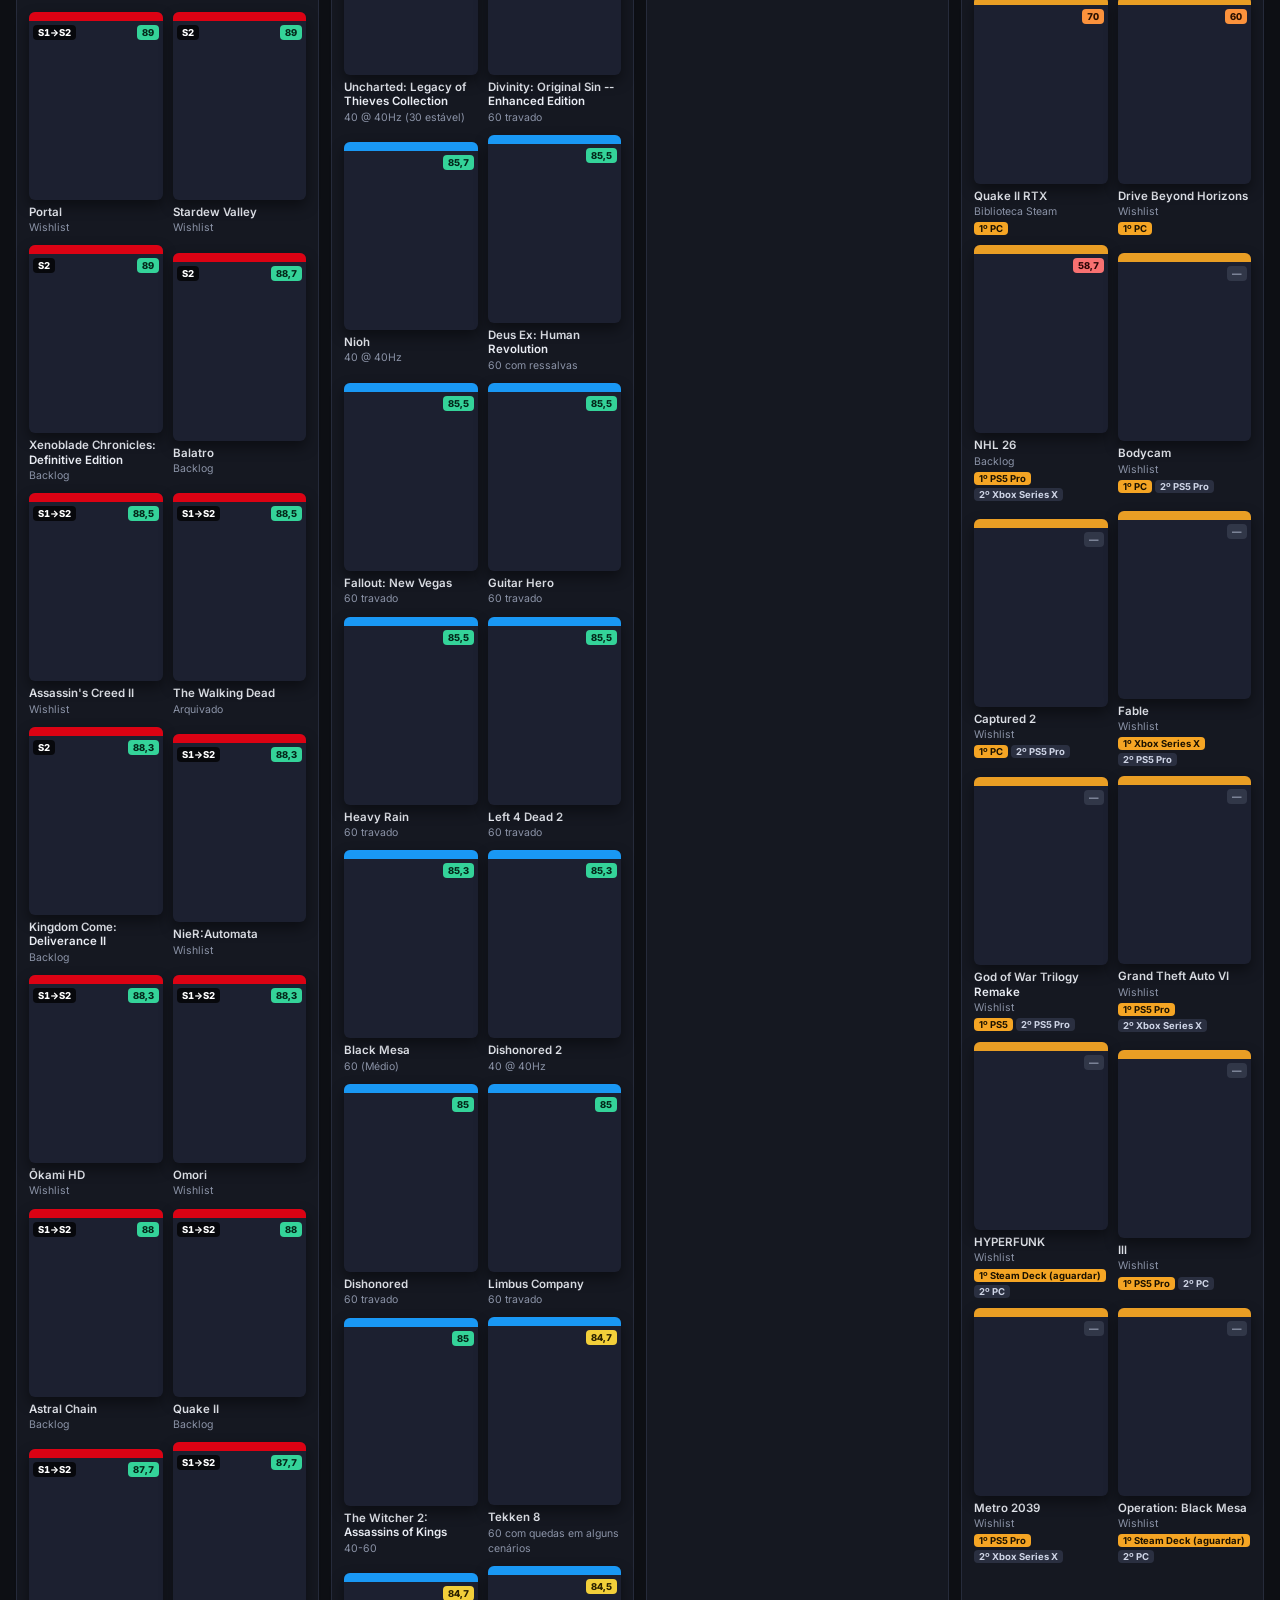
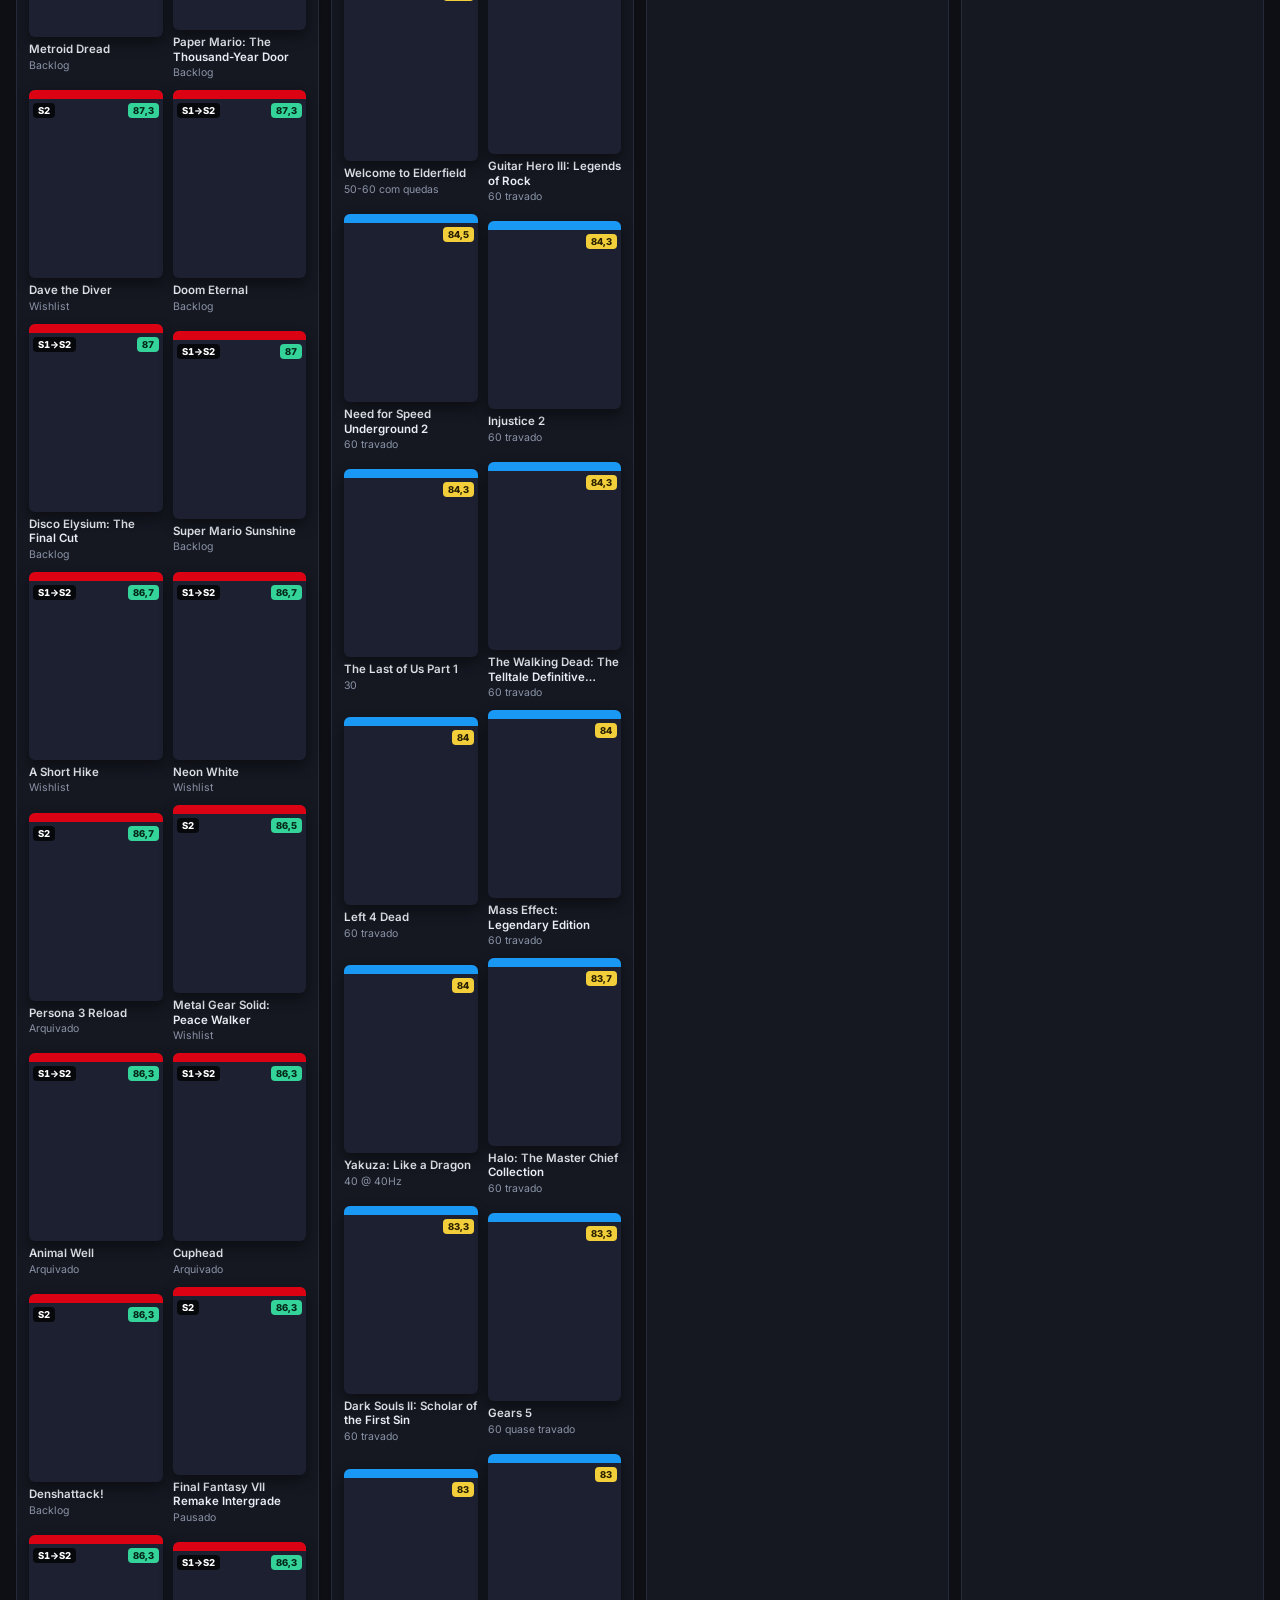
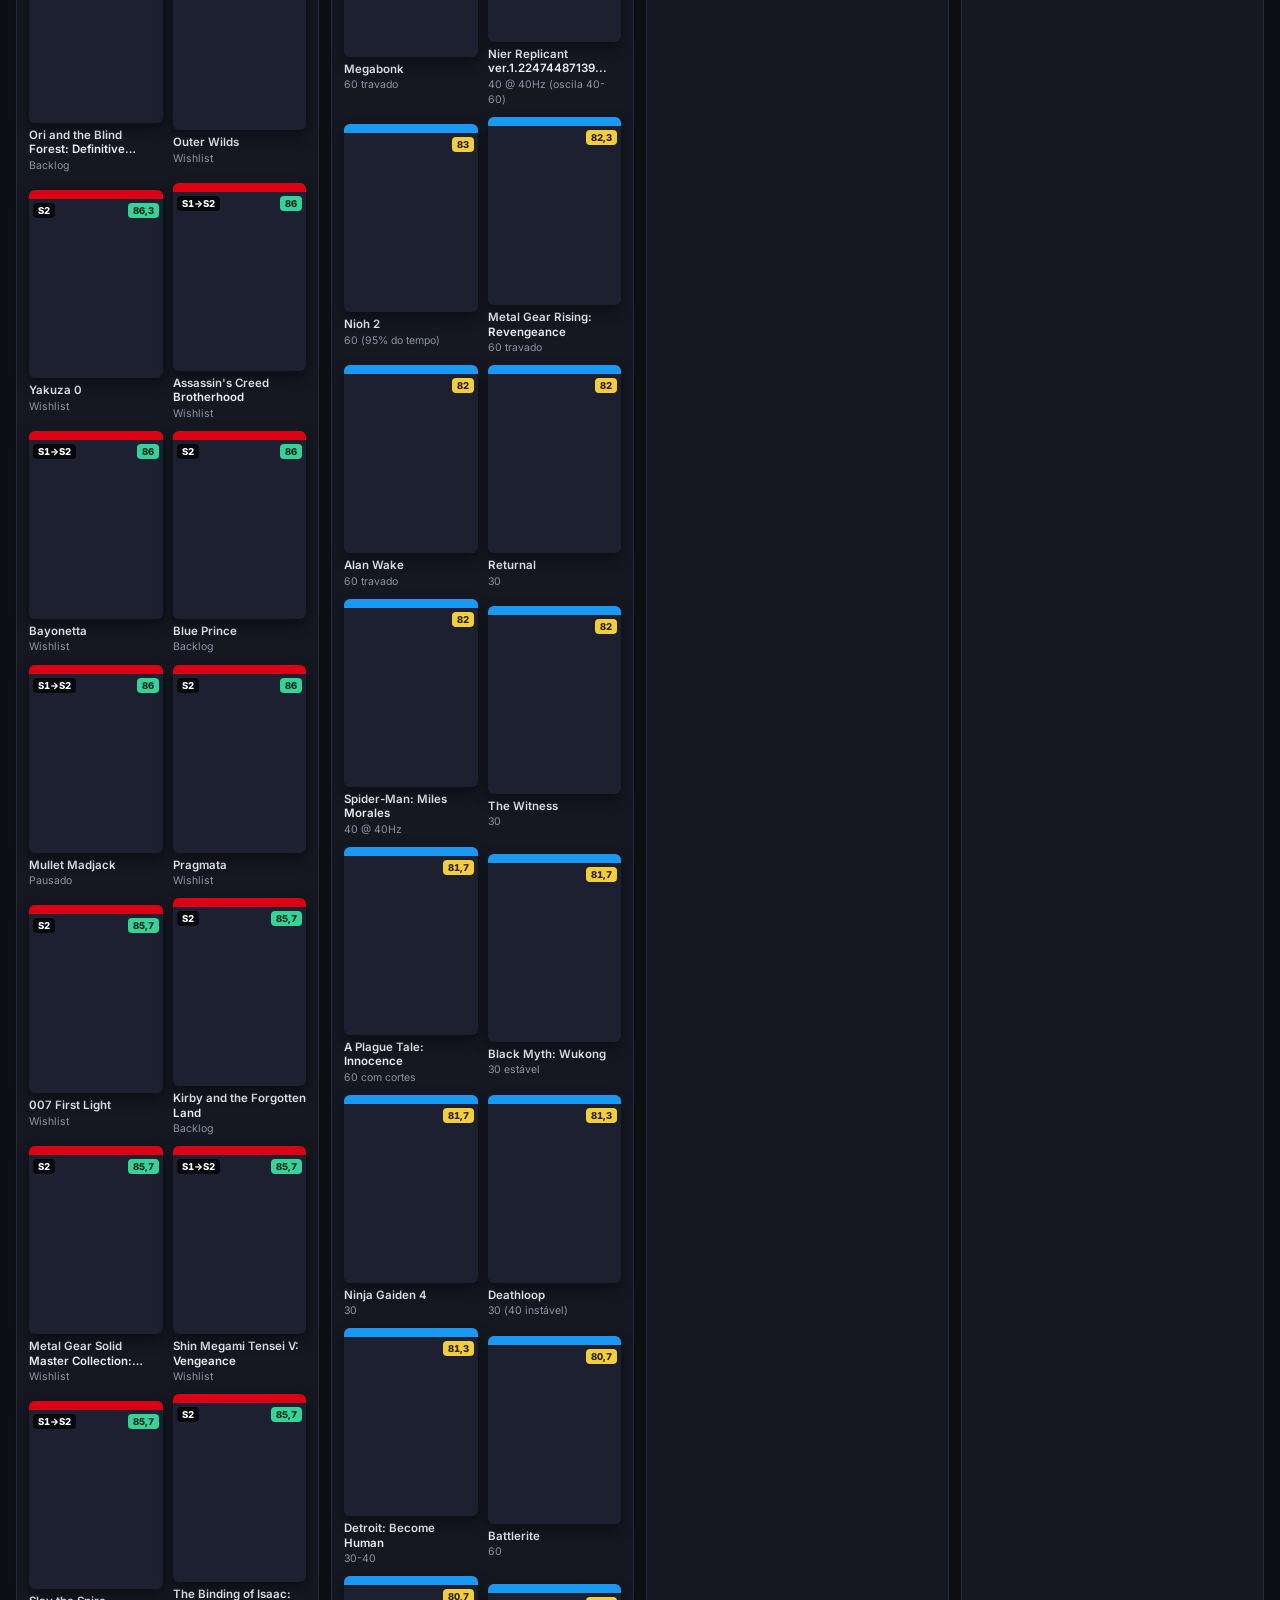
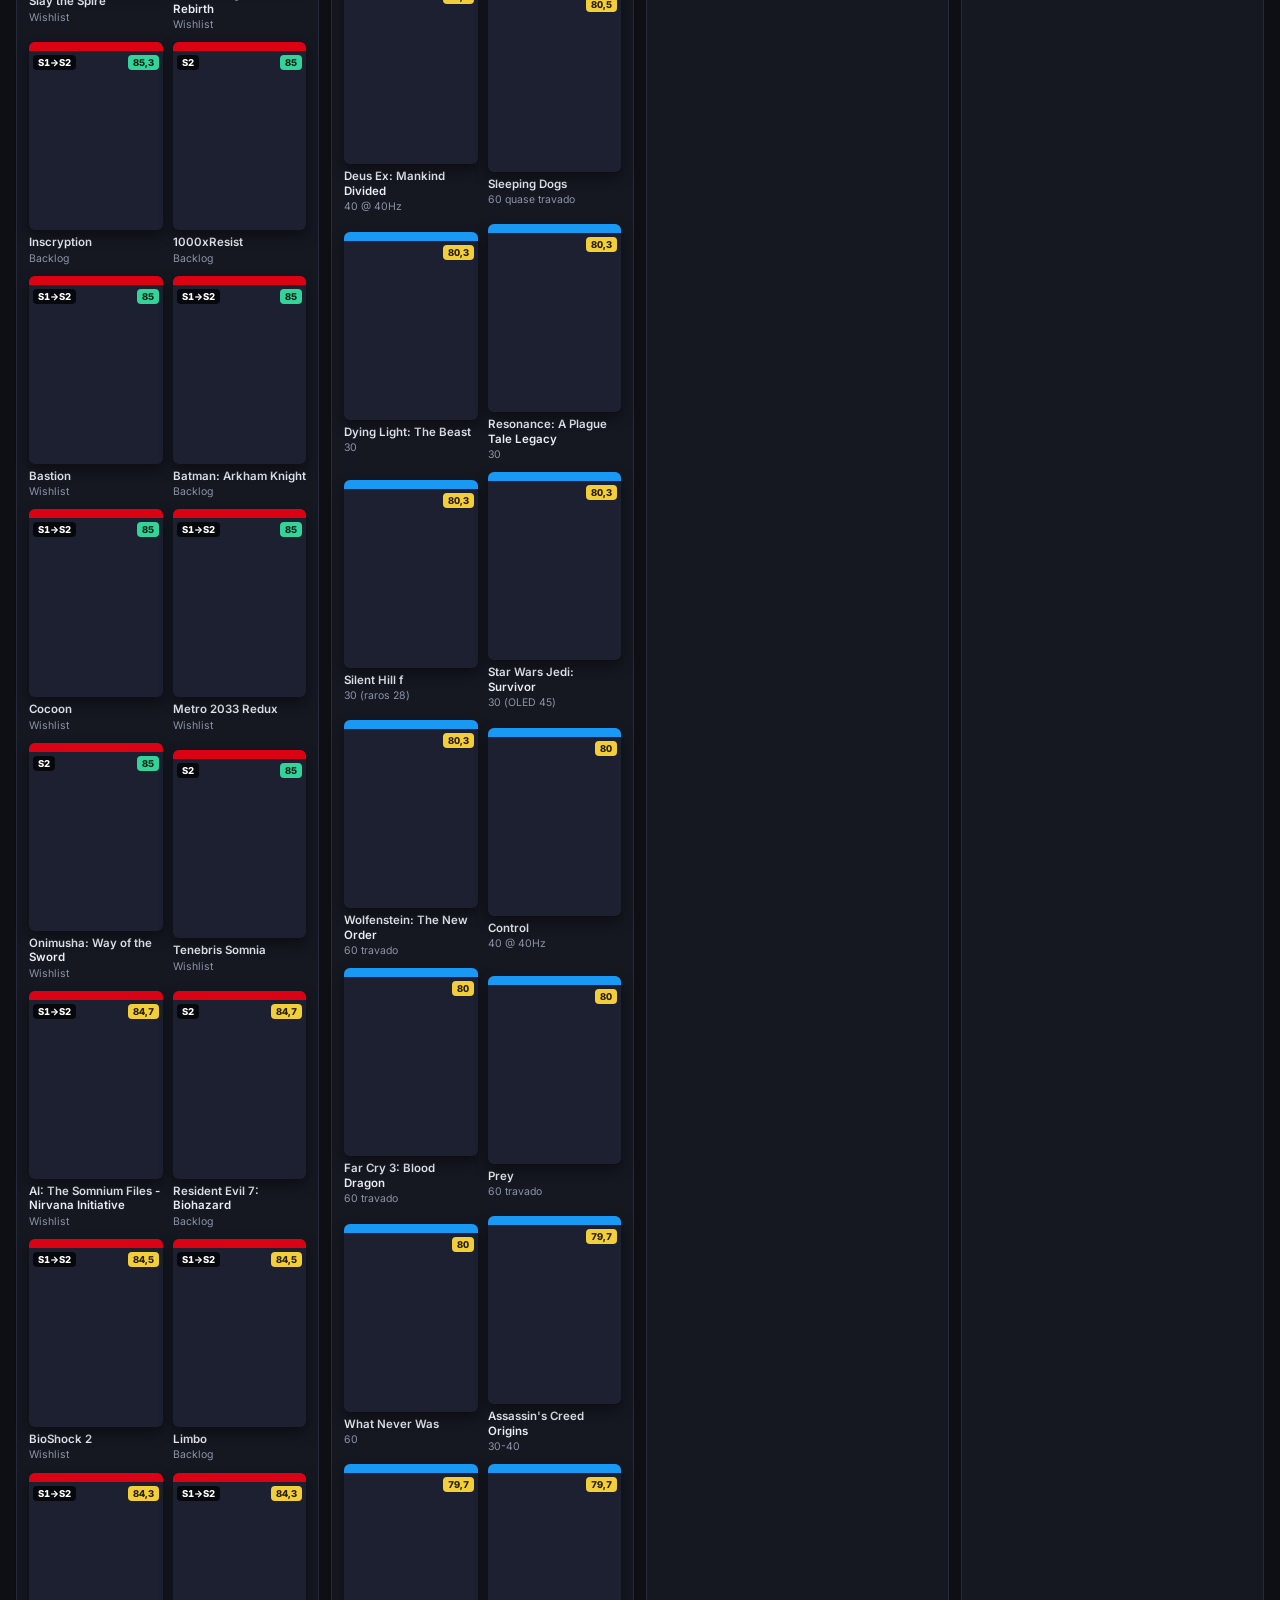
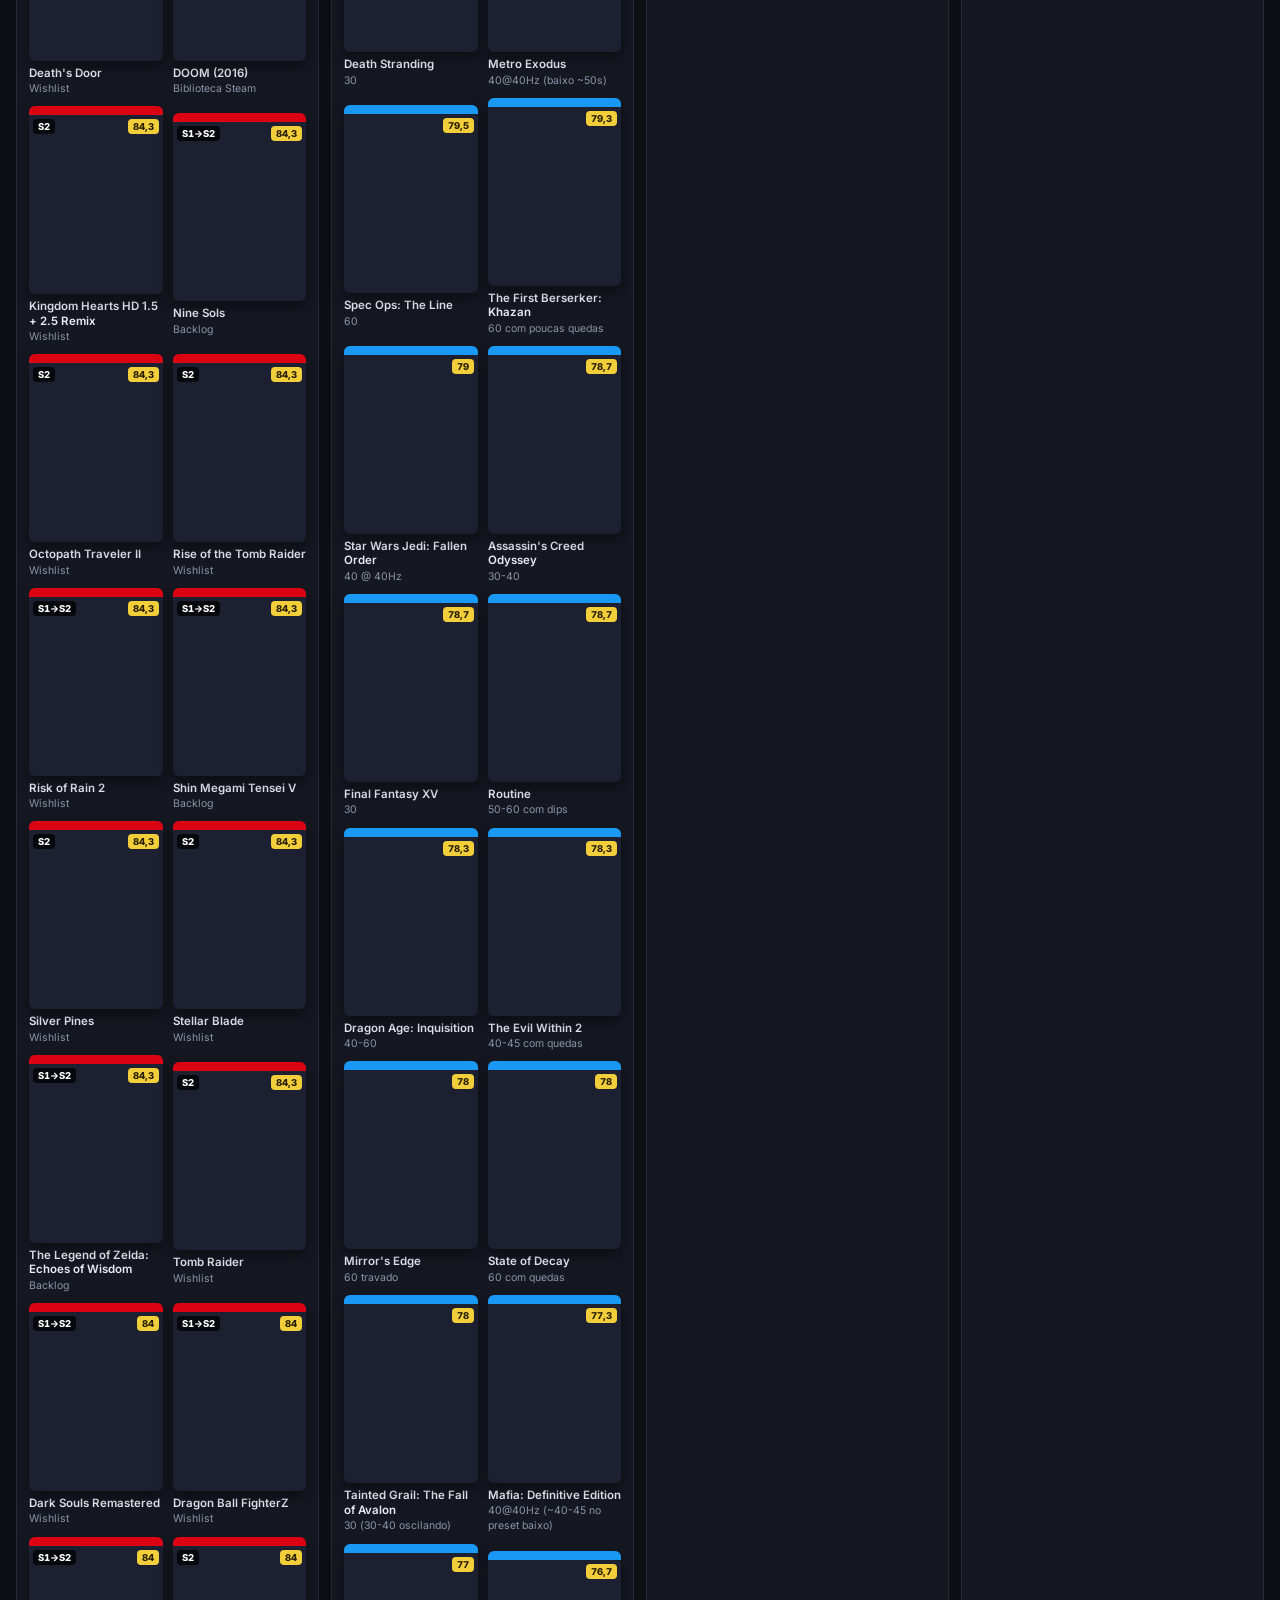
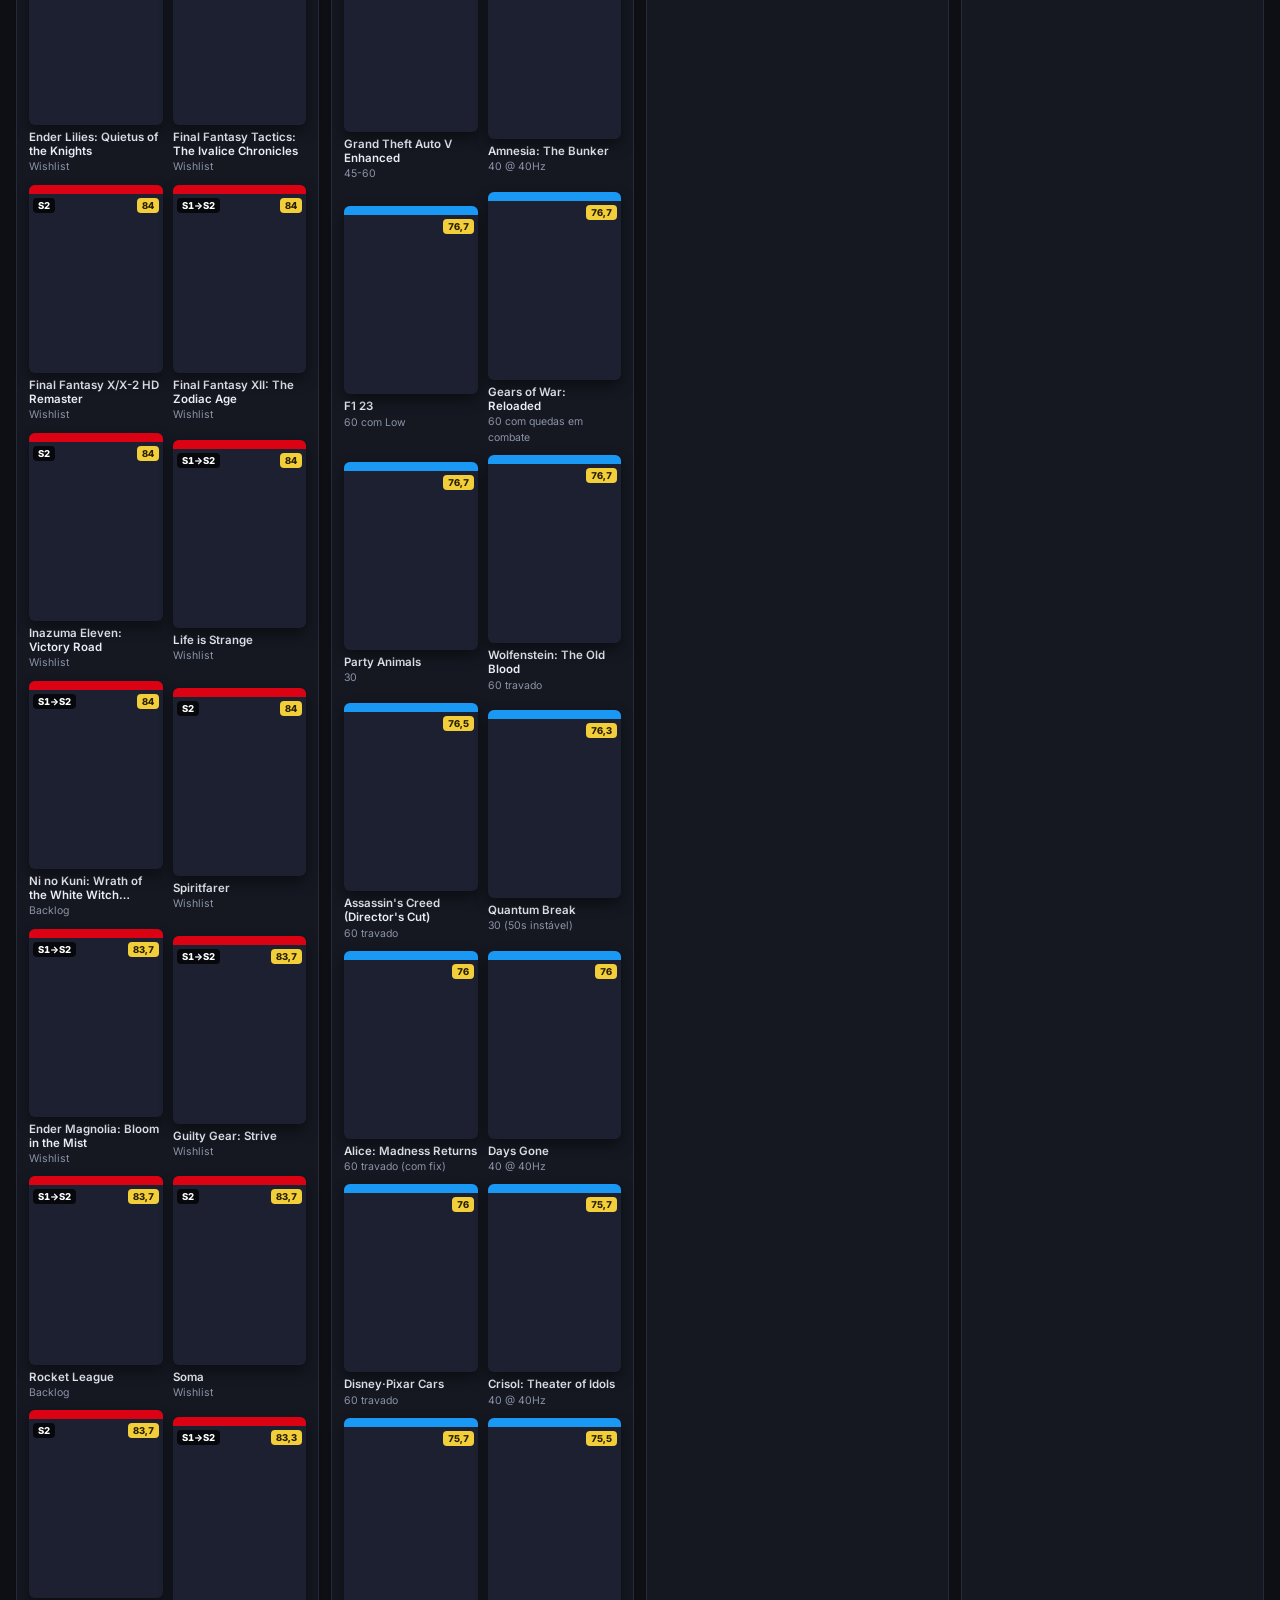
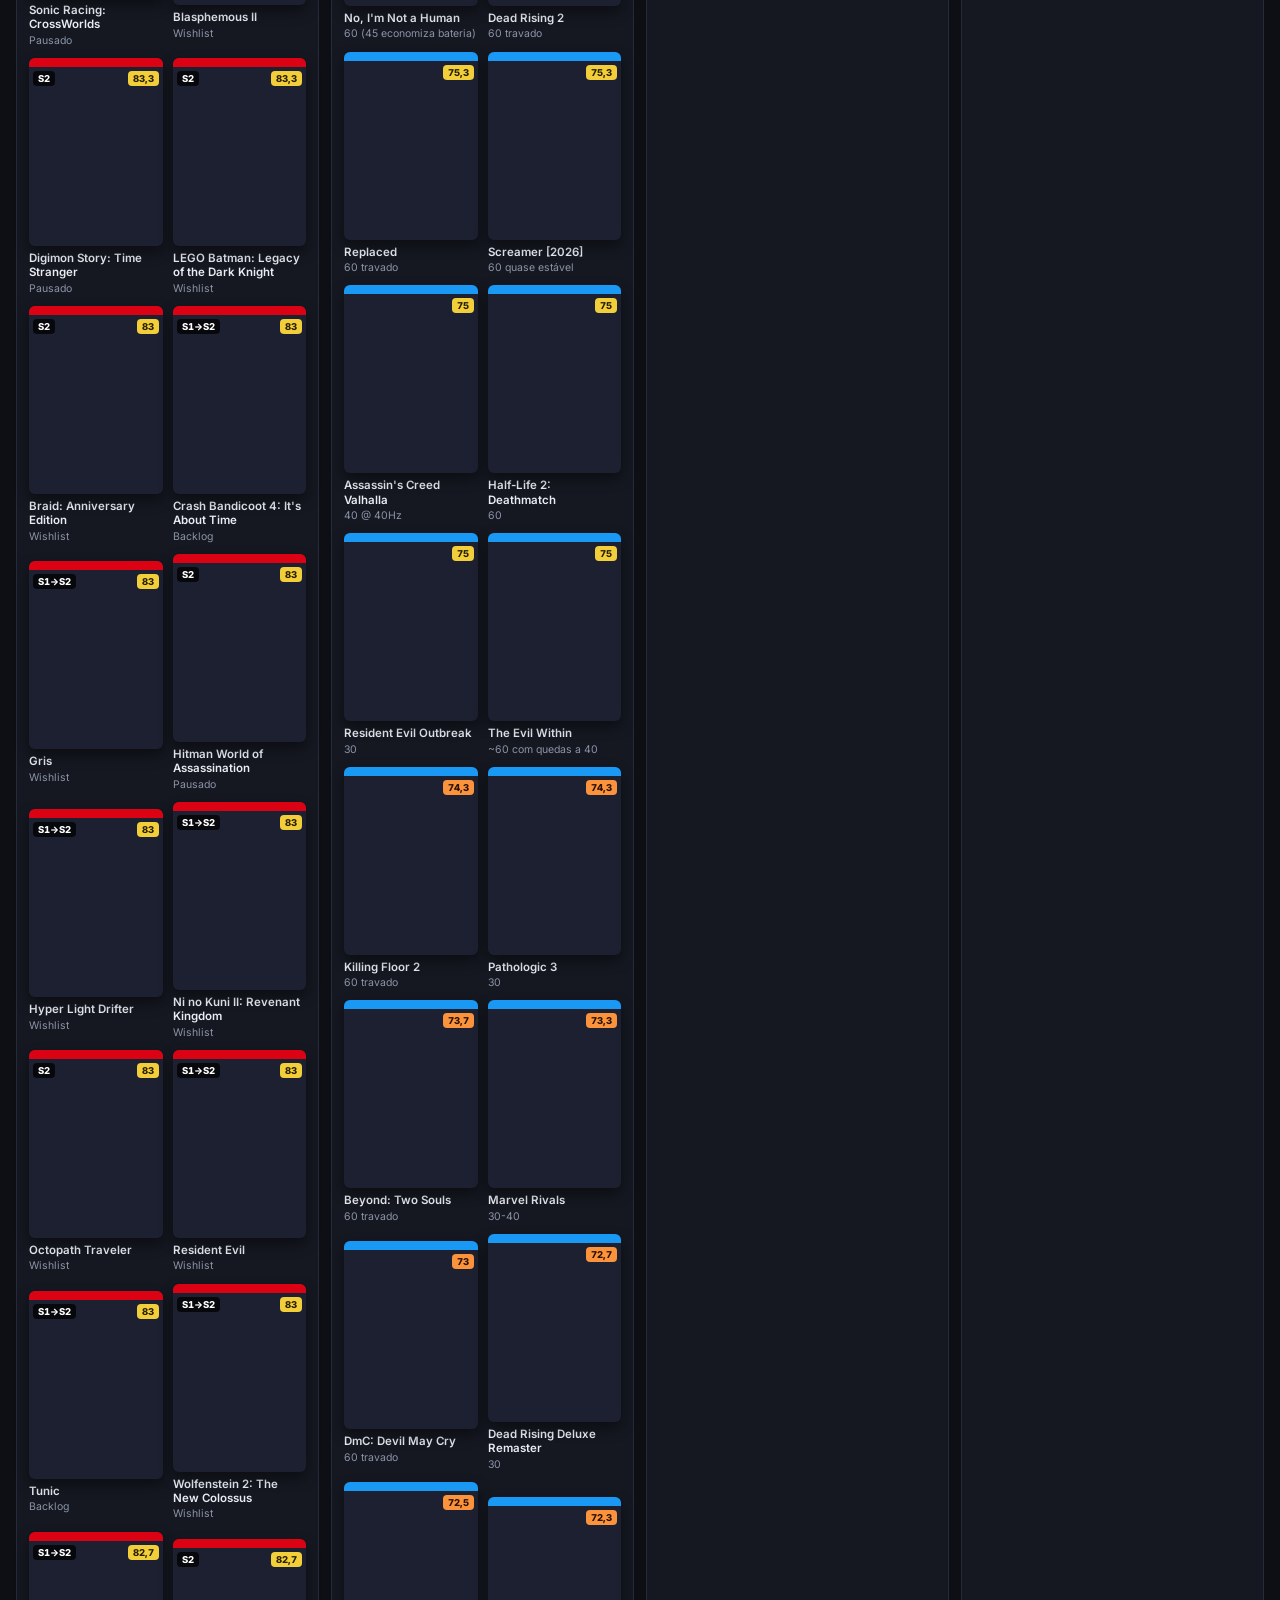
<file: consoles.html>
<!doctype html>
<html lang="pt-BR">
<head>
<meta charset="utf-8">
<meta name="viewport" content="width=device-width, initial-scale=1">
<title>Onde Jogar</title>
<link rel="preconnect" href="https://fonts.googleapis.com">
<link href="https://fonts.googleapis.com/css2?family=Inter:wght@400;500;600;700;800&display=swap" rel="stylesheet">
<style>
:root{--bg:#0d0f14;--panel:#151821;--panel2:#1c2030;--line:#262b3b;--txt:#e9ecf3;--mut:#8b93a7;
--c1:#e60012;--c2:#1a9fff;--c3:#b04cff;--c4:#f5a524;--ok:#34d399;--warn:#fbbf24;--bad:#f87171}
*{box-sizing:border-box}html,body{margin:0;background:var(--bg);color:var(--txt);font:14px/1.45 Inter,system-ui,sans-serif}
a{color:#7cc4ff}
header{position:sticky;top:0;z-index:20;background:rgba(13,15,20,.92);backdrop-filter:blur(10px);border-bottom:1px solid var(--line);padding:12px 16px}
.top{display:flex;gap:12px;align-items:center;flex-wrap:wrap}
h1{font-size:18px;margin:0;font-weight:800;letter-spacing:-.02em}
h1 small{font-weight:500;color:var(--mut);font-size:13px;margin-left:6px}
.ctrl{display:flex;gap:8px;flex-wrap:wrap;margin-left:auto}
input,select{background:var(--panel);color:var(--txt);border:1px solid var(--line);border-radius:8px;padding:7px 10px;font:inherit}
input{width:200px}
.tabs{display:none;gap:6px;margin-top:10px}
.tabs button{flex:1;min-width:0;background:var(--panel);color:var(--txt);border:1px solid var(--line);border-radius:8px;padding:8px;font:600 12px Inter;cursor:pointer}
.tabs button.on{border-color:currentColor}
main{display:grid;grid-template-columns:repeat(4,minmax(0,1fr));gap:12px;padding:12px 16px 40px}
.col{background:var(--panel);border:1px solid var(--line);border-radius:14px;min-width:0;display:flex;flex-direction:column}
.colh{padding:12px 14px 10px;border-bottom:1px solid var(--line);border-top:4px solid var(--cc);border-radius:14px 14px 0 0}
.colh .p{font:800 11px Inter;letter-spacing:.08em;color:var(--cc);text-transform:uppercase}
.colh h2{margin:2px 0 2px;font-size:16px;font-weight:800}
.colh .d{color:var(--mut);font-size:12px}
.colh .n{float:right;font:800 20px Inter;color:var(--cc)}
.cc{display:grid;grid-template-columns:1fr 1fr;gap:6px;margin-top:10px}
.cc select,.cc button{font:600 11px Inter;padding:5px 6px;border-radius:6px;min-width:0;width:100%}
.cc .row{display:flex;gap:6px;min-width:0}.cc .row select{flex:1}.cc .row button{width:30px;flex:none;padding:5px 0}
.cc button{background:var(--panel2);color:var(--txt);border:1px solid var(--line);cursor:pointer}
.cc .rst{grid-column:1/-1;background:none;border:0;color:var(--mut);text-align:left;padding:0;font-weight:500;display:none;cursor:pointer;text-decoration:underline}
.cc .rst.on{display:block}
.cc select.ov{border-color:var(--cc)}
.gbtn{background:var(--panel);color:var(--txt);border:1px solid var(--line);border-radius:8px;padding:7px 10px;font:inherit;cursor:pointer}
.chk{display:flex;align-items:center;gap:5px;color:var(--mut);font-size:13px;white-space:nowrap}
.chk input{width:auto;margin:0}
.grid{display:grid;grid-template-columns:repeat(auto-fill,minmax(104px,1fr));gap:10px;padding:12px}
.card{cursor:pointer;position:relative;border:0;padding:0;background:none;color:inherit;text-align:left;font:inherit}
.box{aspect-ratio:.71;border-radius:6px;overflow:hidden;background:var(--panel2);position:relative;box-shadow:0 2px 0 rgba(255,255,255,.04) inset,0 6px 14px rgba(0,0,0,.45);transition:transform .15s}
.box::before{content:"";position:absolute;inset:0 0 auto 0;height:9px;background:var(--cc);opacity:.95;z-index:2}
.box img{width:100%;height:100%;object-fit:cover;display:block}
.box .ph{position:absolute;inset:0;display:flex;align-items:center;justify-content:center;padding:14px 8px 8px;text-align:center;font:700 12px Inter;color:var(--mut)}
.card:hover .box,.card:focus-visible .box{transform:translateY(-3px)}
.card:focus-visible{outline:2px solid var(--cc);outline-offset:3px;border-radius:6px}
.t{font-size:11.5px;font-weight:600;margin-top:5px;line-height:1.25;display:-webkit-box;-webkit-line-clamp:2;-webkit-box-orient:vertical;overflow:hidden}
.m{font-size:10.5px;color:var(--mut);margin-top:1px}
.badge{position:absolute;z-index:3;top:13px;right:4px;font:800 9.5px Inter;padding:2px 5px;border-radius:4px;background:rgba(0,0,0,.75);color:#fff;font-variant-numeric:tabular-nums}
.badge.s2{right:auto;left:4px}
.sc-g{background:var(--ok);color:#04271a}.sc-y{background:#f2cf3a;color:#2a2000}.sc-o{background:#fb923c;color:#2b1100}.sc-r{background:var(--bad);color:#2d0707}.sc-n{background:rgba(52,57,74,.92);color:var(--mut)}
.t-g{color:var(--ok)}.t-y{color:#f2cf3a}.t-o{color:#fb923c}.t-r{color:var(--bad)}.t-n{color:var(--mut)}
.recs{display:flex;gap:3px;flex-wrap:wrap;margin-top:3px}
.rec{font:700 9.5px Inter;padding:1px 5px;border-radius:4px;background:#2a2f40;color:#cfd5e6;white-space:nowrap}
.rec.r1{background:var(--c4);color:#1a1100}
.empty{color:var(--mut);padding:20px;text-align:center}
dialog{border:1px solid var(--line);border-radius:16px;background:var(--panel);color:var(--txt);padding:0;max-width:640px;width:calc(100% - 32px)}
dialog::backdrop{background:rgba(0,0,0,.7)}
.dl{display:flex;gap:16px;padding:18px}
.dl .box{width:150px;flex:none;align-self:flex-start}
.dl h3{margin:0 0 4px;font-size:20px;line-height:1.2}
.chips{display:flex;gap:6px;flex-wrap:wrap;margin:8px 0}
.chip{font:600 11.5px Inter;padding:3px 8px;border-radius:999px;background:var(--panel2);border:1px solid var(--line)}
.kv{display:grid;grid-template-columns:auto 1fr;gap:4px 12px;font-size:13px;margin-top:6px}
.kv b{color:var(--mut);font-weight:600}
.scores{display:grid;grid-template-columns:repeat(4,minmax(0,1fr));gap:6px;margin:10px 0 4px}
.sct{background:var(--panel2);border:1px solid var(--line);border-radius:10px;padding:6px 8px;color:inherit;text-decoration:none;display:block;min-width:0}
a.sct:hover{border-color:var(--cc)}
.sct .v{font:800 20px Inter;line-height:1.15;font-variant-numeric:tabular-nums}.sct .v small{font:600 11px Inter;color:var(--mut)}
.sct .l{font:600 10.5px Inter;color:var(--mut);line-height:1.25}
.why{background:var(--panel2);border-radius:10px;padding:10px 12px;margin:0 18px 12px;font-size:13px}
.links{padding:0 18px 18px;display:flex;gap:12px;flex-wrap:wrap;font-size:13px}
.x{position:absolute;top:10px;right:12px;background:none;border:0;color:var(--mut);font-size:22px;cursor:pointer}
@media (max-width:1100px){main{grid-template-columns:repeat(2,minmax(0,1fr))}}
@media (max-width:700px){
 .tabs{display:flex}main{grid-template-columns:1fr;padding:12px 16px}
 .col{display:none}.col.on{display:flex}
 input{width:100%}.ctrl{margin-left:0;width:100%}.ctrl select{flex:1 1 150px;min-width:0}
 .grid{grid-template-columns:repeat(3,minmax(0,1fr))}
 .ctrl .gbtn{flex:none}.ctrl #min{flex:1 1 90px}.chk{flex:none;font-size:12px}
 .scores{grid-template-columns:repeat(2,minmax(0,1fr))}
 .dl{flex-direction:column}.dl .box{width:130px}
}
</style>
</head>
<body>
<header>
 <div class="top">
  <h1>Onde jogar <small id="tot"></small></h1><a href="./" style="font-size:13px;color:var(--mut)">← Playlist</a>
  <div class="ctrl">
   <input id="q" type="search" placeholder="Buscar jogo…" aria-label="Buscar jogo">
   <select id="lst" aria-label="Lista"><option value="">Todas as listas</option></select>
   <select id="ord" aria-label="Ordenar"></select>
   <button id="dir" class="gbtn" type="button" aria-label="Inverter ordem" title="Inverter ordem"></button>
   <select id="min" aria-label="Média mínima"><option value="0">Média: todas</option><option value="70">Média ≥ 70</option><option value="75">Média ≥ 75</option><option value="80">Média ≥ 80</option><option value="85">Média ≥ 85</option><option value="90">Média ≥ 90</option></select>
   <label class="chk"><input id="only" type="checkbox"> só com nota</label>
  </div>
 </div>
 <div class="tabs" id="tabs"></div>
</header>
<main id="main"></main>
<dialog id="dlg"></dialog>
<script src="consoles-data.js"></script>
<script>
const COLS=[
 {id:1,p:"Prioridade 1",h:"Switch 2",s:"Switch 2",d:"Versão nativa ou retrocompatível rodando bem",c:"var(--c1)"},
 {id:2,p:"Prioridade 2",h:"Steam Deck",s:"Deck",d:"30 fps ou mais, estável; ProtonDB Silver para cima",c:"var(--c2)"},
 {id:3,p:"Prioridade 3",h:"ROG Xbox Ally X",s:"Ally X",d:"30 fps estável que o Deck não segura, ou bloqueado por anti-cheat no Linux",c:"var(--c3)"},
 {id:4,p:"Prioridade 4",h:"Console",s:"Console",d:"Não roda bem em portátil: 1º e 2º console recomendado",c:"var(--c4)"}];
const $=s=>document.querySelector(s);const esc=s=>String(s??"").replace(/[&<>"]/g,c=>({"&":"&amp;","<":"&lt;",">":"&gt;",'"':"&quot;"})[c]);
const lists=[...new Set(GAMES.map(g=>g.list).filter(Boolean))].sort();
lists.forEach(l=>$("#lst").insertAdjacentHTML("beforeend",`<option>${esc(l)}</option>`));
let tab=1;try{tab=+localStorage.getItem("ow-tab")||1}catch(e){}
const KEYS={avg:{l:"Média (padrão)",d:"desc",v:g=>g.avg},mcc:{l:"Metacritic crítica",d:"desc",v:g=>g.mcc},mcu:{l:"Metacritic usuário",d:"desc",v:g=>g.mcu},oc:{l:"OpenCritic",d:"desc",v:g=>g.oc},name:{l:"Nome",d:"asc"},main:{l:"Duração (main)",d:"asc",v:g=>g.main},year:{l:"Ano",d:"desc",v:g=>g.year}};
const MINS=[70,75,80,85,90];
let P={ord:"avg",dir:"desc",min:0,only:false,lst:"",cols:{}};
try{const x=JSON.parse(localStorage.getItem("ow-prefs")||"{}");if(x&&typeof x=="object")P={...P,...x}}catch(e){}
if(!KEYS[P.ord])P.ord="avg";if(P.dir!="asc"&&P.dir!="desc")P.dir=KEYS[P.ord].d;if(!P.cols||typeof P.cols!="object")P.cols={};
const save=()=>{try{localStorage.setItem("ow-prefs",JSON.stringify(P))}catch(e){}};
const sc=v=>v==null?"n":v>=85?"g":v>=75?"y":v>=60?"o":"r";
const fm=(v,d)=>v==null?"—":(d==null&&Number.isInteger(v)?String(v):v.toFixed(d==null?1:d)).replace(".",",");
const kopt=(first)=>(first?`<option value="">${first}</option>`:"")+Object.entries(KEYS).map(([k,v])=>`<option value="${k}">${v.l}</option>`).join("");
$("#ord").innerHTML=kopt();
function eff(c){const o=P.cols[c.id]||{};const ord=o.ord||P.ord;
 return {ord,dir:o.dir||(o.ord?KEYS[o.ord].d:P.dir),min:o.min!=null&&o.min!==""?+o.min:P.min,only:o.only==null||o.only===""?P.only:o.only=="1"}}
function cmp(ord,dir){const k=KEYS[ord],sg=dir=="asc"?1:-1;
 return (a,b)=>{const A=a[0],B=b[0];const va=ord=="name"?A.name:k.v(A),vb=ord=="name"?B.name:k.v(B);
  const byName=A.name.localeCompare(B.name,"pt-BR");
  if(ord=="name")return sg*byName;
  if(va==null&&vb==null)return byName;if(va==null)return 1;if(vb==null)return -1;
  return va==vb?byName:sg*(va-vb)}}
function colCtl(c){return `<div class="cc" data-c="${c.id}"><div class="row"><select data-k="ord" aria-label="Ordenar ${esc(c.h)}">${kopt("Ordem global")}</select><button type="button" data-k="dir" aria-label="Inverter ordem ${esc(c.h)}" title="Inverter ordem"></button></div>
 <select data-k="min" aria-label="Média mínima ${esc(c.h)}"><option value="">Mín.: global</option><option value="0">Média: todas</option>${MINS.map(m=>`<option value="${m}">Média ≥ ${m}</option>`).join("")}</select>
 <select data-k="only" aria-label="Só com nota ${esc(c.h)}"><option value="">Nota: global</option><option value="1">Só com nota</option><option value="0">Com e sem nota</option></select>
 <button type="button" class="rst" data-k="rst">Redefinir esta coluna</button></div>`}
function build(){
 $("#main").innerHTML=COLS.map(c=>`<section class="col" data-id="${c.id}" style="--cc:${c.c}"><div class="colh"><span class="n"></span><div class="p">${c.p}</div><h2>${c.h}</h2><div class="d">${c.d}</div>${colCtl(c)}</div><div class="grid"></div></section>`).join("");
}
function card(g,i){
 const s2=g.col==1?(g.native?"S2":"S1→S2"):"";
 const tip=g.avg==null?"Sem nota":`Média ${fm(g.avg)} (${g.nsc} de 3 fontes) · MC ${fm(g.mcc)} · usuários ${fm(g.mcu)} · OC ${fm(g.oc)}`;
 const recs=g.col==4&&g.rec?`<div class="recs">${g.rec.slice(0,2).map((r,k)=>`<span class="rec ${k?"":"r1"}">${k+1}º ${esc(r.replace(" / Steam Machine",""))}</span>`).join("")}</div>`:"";
 const sub=g.col==1?esc(g.list||""):g.col==2?esc(g.dfps||g.list||""):g.col==3?"Ally X: "+esc(g.ally||"30+"):esc(g.list||"");
 return `<button class="card" data-i="${i}" aria-label="${esc(g.name)}"><div class="box">${s2?`<span class="badge s2">${s2}</span>`:""}<span class="badge sc-${sc(g.avg)}" title="${esc(tip)}">${g.avg==null?"—":fm(g.avg)}</span>${g.cover?`<img loading="lazy" src="${esc(g.cover)}" alt="" onerror="this.remove()">`:""}<div class="ph">${g.cover?"":esc(g.name)}</div></div><div class="t">${esc(g.name)}</div><div class="m">${sub}</div>${recs}</button>`;
}
const arrow=d=>d=="asc"?"↑":"↓";
function render(){
 const q=$("#q").value.trim().toLowerCase(),l=$("#lst").value;
 P.lst=l;
 const f=GAMES.map((g,i)=>[g,i]).filter(([g])=>(!q||g.name.toLowerCase().includes(q))&&(!l||g.list==l));
 $("#ord").value=P.ord;$("#dir").textContent=arrow(P.dir)+(P.dir=="asc"?" Cresc.":" Decr.");$("#min").value=String(P.min);$("#only").checked=!!P.only;
 let total=0;const counts={};
 COLS.forEach(c=>{const e=eff(c),o=P.cols[c.id]||{};
  const gs=f.filter(([g])=>g.col==c.id&&(!e.only||g.avg!=null)&&(!e.min||(g.avg!=null&&g.avg>=e.min))).sort(cmp(e.ord,e.dir));
  total+=gs.length;counts[c.id]=gs.length;
  const sec=document.querySelector(`.col[data-id="${c.id}"]`);
  sec.classList.toggle("on",tab==c.id);
  sec.querySelector(".n").textContent=gs.length;
  sec.querySelector(".grid").innerHTML=gs.map(([g,i])=>card(g,i)).join("")||'<div class="empty">Nenhum jogo</div>';
  const cc=sec.querySelector(".cc");
  [["ord",o.ord||""],["min",o.min==null?"":String(o.min)],["only",o.only==null?"":String(o.only)]].forEach(([k,v])=>{const el=cc.querySelector(`[data-k="${k}"]`);el.value=v;el.classList.toggle("ov",v!=="")});
  const db=cc.querySelector('[data-k="dir"]');db.textContent=arrow(e.dir);db.title=e.dir=="asc"?"Crescente (clique para inverter)":"Decrescente (clique para inverter)";
  cc.querySelector(".rst").classList.toggle("on",!!(o.ord||o.dir||(o.min!=null&&o.min!=="")||o.only!=null&&o.only!==""));
 });
 $("#tot").textContent=total+" jogos";
 $("#tabs").innerHTML=COLS.map(c=>`<button class="${tab==c.id?"on":""}" style="color:${c.c}" data-t="${c.id}">${c.s}<br>${counts[c.id]}</button>`).join("");
 save();
}
const hrs=h=>h?(h<1?Math.round(h*60)+" min":h.toFixed(h<10?1:0).replace(".",",")+" h"):"—";
function scTile(label,txt,unit,val,sub,url){
 const inner=`<div class="v t-${sc(val)}">${txt==null?"—":esc(txt)}${txt==null||!unit?"":`<small>${unit}</small>`}</div><div class="l">${esc(label)}${sub?"<br>"+esc(sub):""}</div>`;
 return url?`<a class="sct" href="${esc(url)}" target="_blank" rel="noopener">${inner}</a>`:`<div class="sct">${inner}</div>`}
function open(i){
 const g=GAMES[i],c=COLS[g.col-1];
 const where=g.col==1?(g.native?"Switch 2 — versão nativa":"Switch 2 — retrocompatível (versão de Switch 1)"):c.h;
 const kv=[["Lista",g.list],["Ano",g.year],["Campanha",hrs(g.main)],["+ extras",hrs(g.extras)],["100%",hrs(g.complete)],
  g.ally?["Ally X",g.ally]:null,g.dfps?["Steam Deck",(g.dg?"nota "+g.dg+" · ":"")+g.dfps]:null,g.dset?["Ajustes",g.dset]:null,g.proton?["ProtonDB",g.proton]:null,
  g.price?["Steam BR","R$ "+(g.price.f/100).toFixed(2).replace(".",",")+(g.price.d?` (-${g.price.d}%)`:"")]:null,
  g.plats&&g.plats.length?["Plataformas",g.plats.join(", ")]:null].filter(x=>x&&x[1]!=null&&x[1]!=="");
 const why=[g.note,g.why,g.dnote].filter(Boolean);
 $("#dlg").innerHTML=`<button class="x" aria-label="Fechar" onclick="dlg.close()">×</button>
 <div class="dl" style="--cc:${c.c}"><div class="box">${g.cover?`<img src="${esc(g.cover)}" alt="">`:`<div class="ph">${esc(g.name)}</div>`}</div>
 <div><div style="color:${c.c};font:800 11px Inter;letter-spacing:.08em;text-transform:uppercase">${c.p}</div><h3>${esc(g.name)}</h3>
 <div class="chips"><span class="chip">${esc(where)}</span>${g.rec?g.rec.map((r,k)=>`<span class="chip" style="${k?"":"background:var(--c4);color:#1a1100;border-color:var(--c4)"}">${k+1}º ${esc(r)}</span>`).join(""):""}</div>
 <div class="scores">${scTile("Média",g.avg==null?null:fm(g.avg),"",g.avg,g.avg==null?"":`${g.nsc} de 3 fontes`)}${scTile("Metacritic crítica",g.mcc==null?null:g.mcc,"/100",g.mcc,"",g.mc)}${scTile("Metacritic usuários",g.mcu==null?null:fm(g.mcu,1),"/10",g.mcu==null?null:g.mcu*10,"",g.mc?g.mc.replace(/\/?$/,"/")+"user-reviews/":null)}${scTile("OpenCritic",g.oc==null?null:g.oc,"/100",g.oc,"",g.ocUrl)}</div>
 <div class="kv">${kv.map(([k,v])=>`<b>${esc(k)}</b><span>${esc(v)}</span>`).join("")}</div></div></div>
 ${why.length?`<div class="why">${why.map(esc).join("<br><br>")}</div>`:""}
 <div class="links">${g.bl?`<a href="https://backloggd.com/games/${esc(g.bl)}/" target="_blank" rel="noopener">Backloggd</a>`:""}${g.appid?`<a href="https://store.steampowered.com/app/${g.appid}/" target="_blank" rel="noopener">Steam</a><a href="https://www.protondb.com/app/${g.appid}" target="_blank" rel="noopener">ProtonDB</a>`:""}${g.hltb?`<a href="${esc(g.hltb)}" target="_blank" rel="noopener">HowLongToBeat</a>`:""}${g.mc?`<a href="${esc(g.mc)}" target="_blank" rel="noopener">Metacritic</a>`:""}${g.ocUrl?`<a href="${esc(g.ocUrl)}" target="_blank" rel="noopener">OpenCritic</a>`:""}</div>`;
 $("#dlg").showModal();
}
$("#main").addEventListener("click",e=>{
 const k=e.target.closest("[data-k]");
 if(k){const id=+k.closest(".cc").dataset.c,c=COLS[id-1],o=P.cols[id]=P.cols[id]||{};
  if(k.dataset.k=="dir"){o.dir=eff(c).dir=="asc"?"desc":"asc";render()}
  else if(k.dataset.k=="rst"){delete P.cols[id];render()}
  return}
 const b=e.target.closest(".card");if(b)open(+b.dataset.i)});
$("#main").addEventListener("change",e=>{
 const k=e.target.closest("select[data-k]");if(!k)return;
 const id=+k.closest(".cc").dataset.c,o=P.cols[id]=P.cols[id]||{};
 if(k.dataset.k=="ord"){o.ord=k.value||undefined;o.dir=undefined}
 else if(k.dataset.k=="min")o.min=k.value===""?undefined:+k.value;
 else if(k.dataset.k=="only")o.only=k.value===""?undefined:k.value;
 render()});
$("#tabs").addEventListener("click",e=>{const b=e.target.closest("button");if(!b)return;tab=+b.dataset.t;try{localStorage.setItem("ow-tab",tab)}catch(e){}render()});
$("#dlg").addEventListener("click",e=>{if(e.target.id=="dlg")$("#dlg").close()});
$("#q").addEventListener("input",render);$("#lst").addEventListener("input",render);
$("#ord").addEventListener("input",()=>{P.ord=$("#ord").value;P.dir=KEYS[P.ord].d;render()});
$("#dir").addEventListener("click",()=>{P.dir=P.dir=="asc"?"desc":"asc";render()});
$("#min").addEventListener("input",()=>{P.min=+$("#min").value;render()});
$("#only").addEventListener("change",()=>{P.only=$("#only").checked;render()});
if(P.lst&&lists.includes(P.lst))$("#lst").value=P.lst;
build();render();
</script>
</body>
</html>
</file>
<file: rotation.css>
.rotation {margin:24px 0 30px; padding:22px; border:1px solid #33423b; border-radius:14px; background:linear-gradient(135deg,#16241e 0%,#12171b 45%,#151a24 100%)}
.rotation-heading {display:flex; align-items:flex-start; justify-content:space-between; gap:18px; margin-bottom:16px}
.rotation-heading h2 {font-size:23px; margin:2px 0 5px; letter-spacing:-.5px}
.eyebrow {font-size:10px; font-weight:700; letter-spacing:1.7px; color:var(--green); text-transform:uppercase; margin:0}
.rotation-heading p:not(.eyebrow) {margin:0; color:var(--muted); max-width:700px; font-size:13px}
.rotation-grid {display:grid; grid-template-columns:repeat(3,minmax(0,1fr)); gap:14px}
.rotation-card {min-width:0; background:#151b21; border:1px solid #303944; border-radius:10px; padding:17px; display:flex; flex-direction:column}
.slot-heading {display:flex; align-items:center; gap:9px; margin-bottom:8px}
.slot-number {display:grid; place-items:center; background:#20372b; color:#8cebb2; width:29px; height:29px; border-radius:8px; font-size:13px; font-weight:700; flex-shrink:0}
.rotation-card:nth-child(2) .slot-number {background:#233443; color:#93cffe}
.rotation-card:nth-child(3) .slot-number {background:#382e43; color:#d0adf6}
.slot-heading h3 {margin:0; font-size:15px}
.slot-description {color:var(--muted); font-size:12px; margin:0 0 15px; min-height:35px}
.slot-search-label {font-size:12px; color:#c2c8d0; margin-bottom:5px; display:block}
.slot-search,.slot-select {width:100%; min-width:0; background:#10161c; padding:10px; margin-bottom:7px}
.slot-select {text-overflow:ellipsis; min-height:40px}
.slot-summary {border-left:2px solid #4ade80; padding:7px 0 7px 11px; margin:10px 0 8px; min-height:57px}
.slot-summary strong {display:block; margin-bottom:3px; overflow-wrap:anywhere}
.slot-summary .muted {font-size:12px}
.slot-summary .steam-price {margin-top:6px; display:block}
.slot-clear {align-self:flex-start; padding:4px 0; font-size:11px; border:0; color:var(--muted); margin-bottom:10px}
.slot-clear:hover {color:var(--fg)}
.rotation-footer {display:flex; justify-content:space-between; gap:12px; flex-wrap:wrap; margin-top:16px; align-items:center}
.rotation-footer p {margin:0; color:var(--muted); font-size:12px}
.rotation-save {color:#92dcb0!important}
.rotation-save.warning {color:var(--yellow)!important}
.share-result {width:100%; margin-top:12px; border-top:1px solid #344139; padding-top:12px; font-size:12px}
.share-result input {width:100%; margin-top:6px; font-size:12px}
.share-import {margin:0 0 15px; padding:12px; background:#223326; border:1px solid #4c765c; border-radius:8px}
.share-import p {margin:0 0 8px; font-size:13px}
.share-import button {margin-right:6px}
.steam-price {white-space:nowrap; font-size:12px; font-variant-numeric:tabular-nums}
.steam-price a {color:#98e5b4; font-weight:600}
.steam-price s {font-size:11px; color:var(--muted)}
.price-discount {display:inline-block; padding:2px 4px; border-radius:3px; background:#244a28; color:#b3f38c; font-size:10px; font-weight:700}
.price-date {display:block; font-size:10px; color:var(--muted); white-space:nowrap; margin-top:3px}
.rotation-tag {font-size:10px; color:#a2eac0; margin:3px 0; display:block}
.catalog-title {font-size:17px; margin:0 0 12px}
.mobile-sort {display:none}
@media(min-width:1550px) {.rotation {max-width:1500px}}
@media(max-width:1000px) {.rotation-grid {grid-template-columns:1fr} .rotation-card {padding:16px} .slot-description {min-height:0} .rotation-heading {flex-direction:column}}
@media(max-width:650px) {
  body .rotation {margin-top:18px; padding:12px}
  .rotation-heading h2 {font-size:21px}
  .rotation-heading>div,.rotation-footer>div {min-width:0}
  .rotation-card {padding:14px}
  .slot-heading h3 {line-height:1.35; overflow-wrap:anywhere}
  .slot-description {font-size:13px; line-height:1.55}
  .slot-search-label {font-size:13px}
  .rotation-footer {align-items:stretch; flex-direction:column}
  .rotation-footer p {line-height:1.55}
  .rotation-footer>button {width:100%}
  .share-import {overflow-wrap:anywhere}
  .share-import button {margin-bottom:6px}
  body button {min-width:44px; min-height:44px; touch-action:manipulation}
  body .slot-clear {font-size:13px; padding:8px 0; margin-bottom:4px}
  body .rotation input,body .rotation select,body .bar input,body .bar select,.mobile-sort select {
    min-width:0; max-width:100%; min-height:44px; font-size:16px;
  }
  body .bar {gap:8px}
  body .bar input {width:100%; flex:1 1 100%}
  body .bar select {width:100%; flex:1 1 100%; text-overflow:ellipsis}
  body .bar .tab {padding:9px 11px}
  body .bar .cnt {flex-basis:100%; margin:2px 0 0}
  .mobile-sort {display:flex; flex-wrap:wrap; align-items:center; gap:8px; margin:14px 0 12px}
  .mobile-sort label {font-size:13px; color:var(--muted); flex-basis:100%}
  .mobile-sort select {flex:1 1 160px; width:0}
  .mobile-sort button {flex:0 0 auto}
  body .table-wrap {overflow:visible; border:0; border-radius:0; background:transparent}
  body .table-wrap table,body .table-wrap tbody {display:block; width:100%; min-width:0}
  body .table-wrap thead {display:none}
  body .table-wrap tbody tr {
    display:grid; grid-template-columns:repeat(2,minmax(0,1fr)); gap:0 10px;
    margin-bottom:14px; padding:6px 12px; border:1px solid #303944; border-radius:10px;
  }
  body .table-wrap td {
    display:block; min-width:0; width:auto; padding:10px 0; white-space:normal;
    overflow-wrap:anywhere; border-top:1px solid #2a313b;
  }
  body .table-wrap td[data-label]::before {
    content:attr(data-label); display:block; margin-bottom:6px;
    color:var(--muted); font-size:11px; line-height:1.4; font-weight:500;
  }
  body .table-wrap td.name {grid-column:1 / -1; min-width:0; width:auto; border-top:0}
  body .table-wrap td.name::before {display:none}
  body .table-wrap .title-row {align-items:flex-start; min-width:0; gap:10px}
  body .table-wrap .title-row>a {min-width:0; min-height:44px; display:flex; align-items:center; font-size:16px; line-height:1.4}
  body .table-wrap .expand {width:44px; min-width:44px; height:44px; font-size:22px}
  body .table-wrap .why {font-size:12px; line-height:1.55; margin-top:6px}
  body .table-wrap .route,body .table-wrap .empty {grid-column:1 / -1; min-width:0}
  body .table-wrap .route {font-size:13px; padding-bottom:12px}
  body .table-wrap .empty {border-top:0; padding:22px 4px}
  body .table-wrap .pill {max-width:100%; white-space:normal; overflow-wrap:anywhere; line-height:1.5}
  body .table-wrap .details {padding:12px 10px; font-size:13px; line-height:1.55}
  body .table-wrap .sources {padding-left:16px}
  body .table-wrap .sources a {display:inline-flex; align-items:center; min-height:44px; padding:7px 0}
  body .steam-price {white-space:normal; overflow-wrap:anywhere; line-height:1.55}
  body .steam-price a {display:inline-flex; align-items:center; min-height:44px}
  body .price-date {white-space:normal; overflow-wrap:anywhere; line-height:1.5}
}
@media(max-width:380px) {
  .mobile-sort select,.mobile-sort button {flex:1 1 100%; width:100%}
}
</file>
